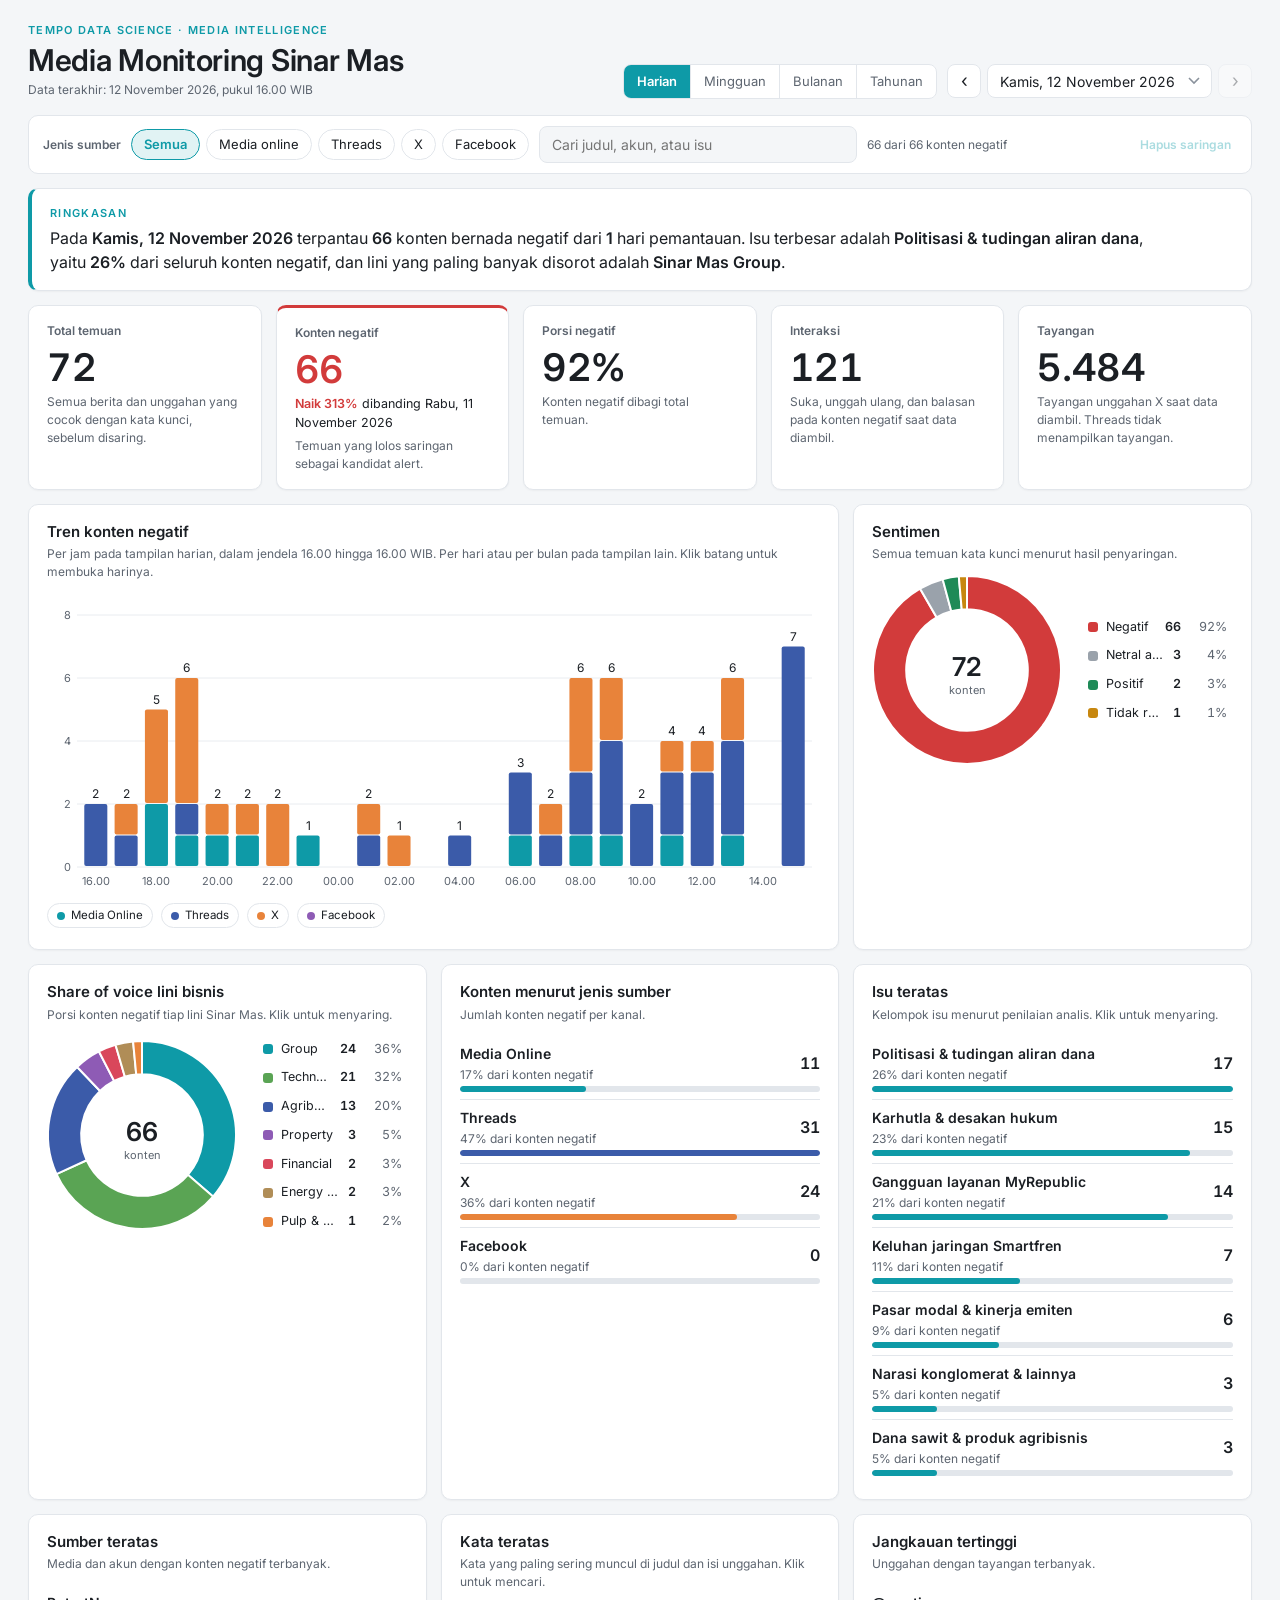
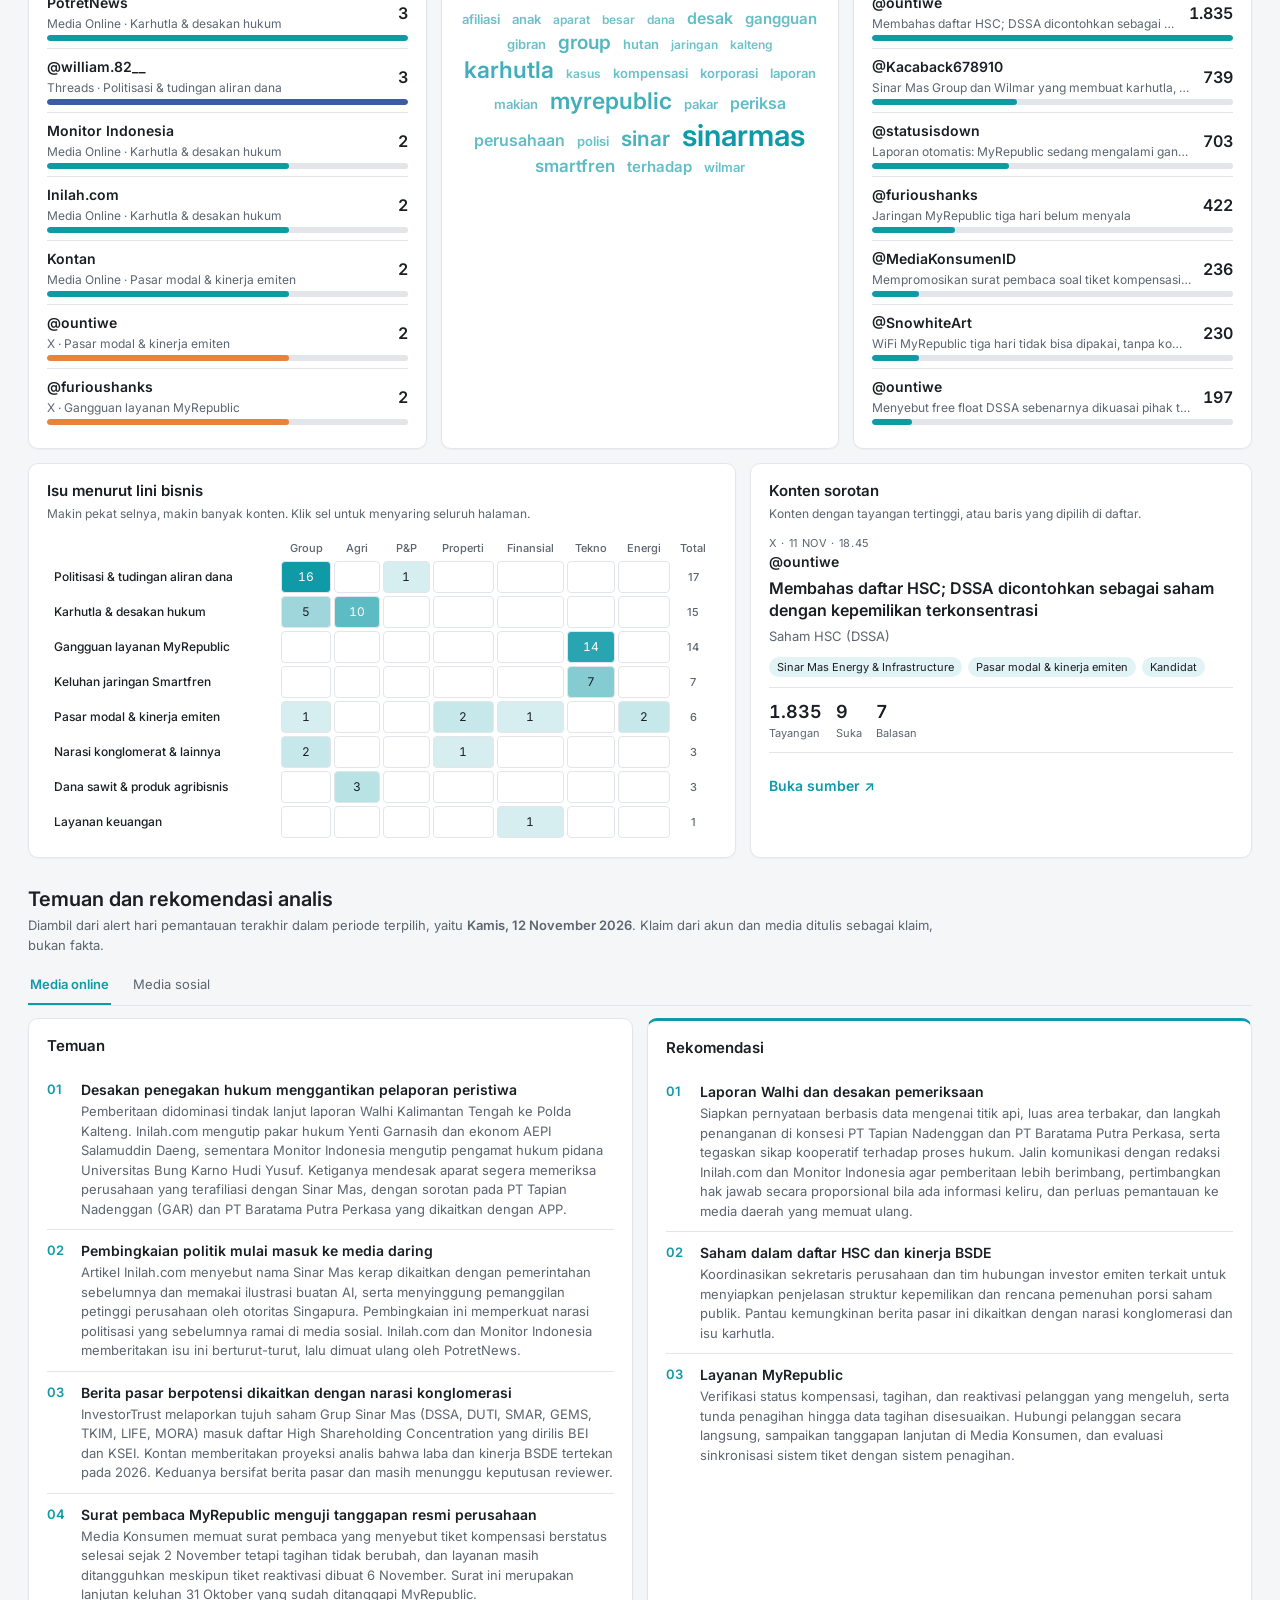
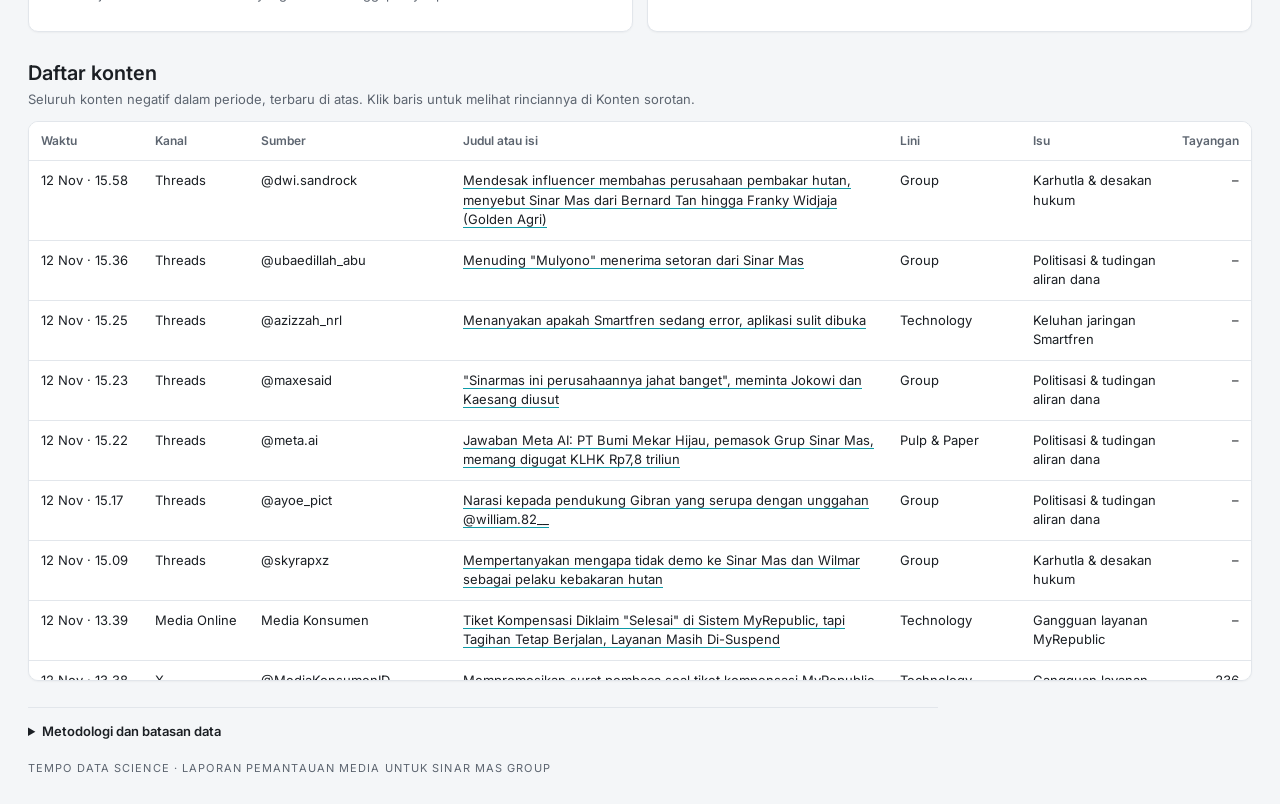
<file: index.html>
<!DOCTYPE html>
<html lang="id">
<head>
<meta charset="utf-8">
<meta name="viewport" content="width=device-width, initial-scale=1">
<title>Media Monitoring Sinar Mas — Tempo Data Science</title>
<meta name="description" content="Dashboard pemantauan konten negatif terkait Sinar Mas Group di media online dan media sosial.">
<link rel="preconnect" href="https://fonts.googleapis.com">
<link rel="preconnect" href="https://fonts.gstatic.com" crossorigin>
<link href="https://fonts.googleapis.com/css2?family=Inter:wght@400;500;600;700&display=swap" rel="stylesheet">
<link rel="icon" href="data:image/svg+xml,%3Csvg xmlns='http://www.w3.org/2000/svg' viewBox='0 0 32 32'%3E%3Crect width='32' height='32' rx='7' fill='%230E9AA7'/%3E%3Cpath d='M8 22V10l8 7 8-7v12' fill='none' stroke='white' stroke-width='3' stroke-linejoin='round'/%3E%3C/svg%3E">
<link rel="stylesheet" href="style.css">
</head>
<body>
<div class="mm">
<header class="mm-top" id="hero">
  <div class="mm-top-l">
    <span class="mm-brand">Tempo Data Science · Media Intelligence</span>
    <h1 class="mm-title" id="judul">Media Monitoring Sinar Mas</h1>
    <div class="mm-updated">Data terakhir: <span data-draw="updated">—</span>, pukul 16.00 WIB</div>
  </div>
  <div class="mm-controls">
    <div class="mm-seg" role="group" aria-label="Rentang waktu" id="rentang">
      <button type="button" class="mm-seg-b" data-mode="D">Harian</button>
      <button type="button" class="mm-seg-b" data-mode="W">Mingguan</button>
      <button type="button" class="mm-seg-b" data-mode="M">Bulanan</button>
      <button type="button" class="mm-seg-b" data-mode="Y">Tahunan</button>
    </div>
    <div class="mm-nav" id="navigasi-periode">
      <button type="button" class="mm-step" data-step="-1" aria-label="Periode sebelumnya">‹</button>
      <select class="dash-select mm-select" data-draw="periode" aria-label="Pilih periode"></select>
      <button type="button" class="mm-step" data-step="1" aria-label="Periode berikutnya">›</button>
    </div>
  </div>
</header>

<p class="mm-loaderr" hidden>Sebagian data gagal dimuat. Muat ulang halaman, atau jika membuka file langsung dari komputer, jalankan lewat server lokal.</p>

<div class="mm-filter" id="saringan-atas">
  <span class="mm-flabel">Jenis sumber</span>
  <div class="mm-pills" role="group" aria-label="Jenis sumber">
    <button type="button" class="mm-pill" data-sal="">Semua</button>
    <button type="button" class="mm-pill" data-sal="Media Online">Media online</button>
    <button type="button" class="mm-pill" data-sal="Threads">Threads</button>
    <button type="button" class="mm-pill" data-sal="X">X</button>
    <button type="button" class="mm-pill" data-sal="Facebook">Facebook</button>
  </div>
  <input class="mm-search" type="search" placeholder="Cari judul, akun, atau isu" aria-label="Cari konten">
  <div class="mm-chips" data-draw="chips"></div>
  <button type="button" class="mm-reset">Hapus saringan</button>
</div>

<section class="mm-card mm-insight" id="ringkasan-kalimat">
  <span class="mm-eyebrow">Ringkasan</span>
  <p class="mm-lede">Pada <b data-draw="s-label">—</b> terpantau <b data-draw="s-total">—</b> konten bernada negatif dari <b data-draw="s-hari">—</b> hari pemantauan. Isu terbesar adalah <b data-draw="s-kluster">—</b>, yaitu <b data-draw="s-pct">—</b> dari seluruh konten negatif, dan lini yang paling banyak disorot adalah <b data-draw="s-lini">—</b>.</p>
</section>

<section class="mm-kpis" id="kpi">
  <article class="mm-card mm-kpi" id="kpi-entri">
    <h3>Total temuan</h3>
    <div class="mm-num" data-draw="k-entri">—</div>
    <p class="mm-def">Semua berita dan unggahan yang cocok dengan kata kunci, sebelum disaring.</p>
  </article>
  <article class="mm-card mm-kpi mm-kpi-main" id="kpi-total">
    <h3>Konten negatif</h3>
    <div class="mm-num" data-draw="k-total">—</div>
    <p class="mm-sub mm-d-a"><b data-draw="k-delta">—</b> dibanding <span data-draw="k-prev">—</span></p>
    <p class="mm-sub mm-d-b">Periode pertama, belum ada pembanding</p>
    <p class="mm-def">Temuan yang lolos saringan sebagai kandidat alert.</p>
  </article>
  <article class="mm-card mm-kpi" id="kpi-pct">
    <h3>Porsi negatif</h3>
    <div class="mm-num" data-draw="k-pct">—</div>
    <p class="mm-def">Konten negatif dibagi total temuan.</p>
  </article>
  <article class="mm-card mm-kpi" id="kpi-eng">
    <h3>Interaksi</h3>
    <div class="mm-num" data-draw="k-eng">—</div>
    <p class="mm-def">Suka, unggah ulang, dan balasan pada konten negatif saat data diambil.</p>
  </article>
  <article class="mm-card mm-kpi" id="kpi-views">
    <h3>Tayangan</h3>
    <div class="mm-num" data-draw="k-views">—</div>
    <p class="mm-def">Tayangan unggahan X saat data diambil. Threads tidak menampilkan tayangan.</p>
  </article>
</section>

<section class="mm-w" id="widget">
  <div class="mm-card mm-s8" id="tren">
    <div class="mm-wh"><h3>Tren konten negatif</h3><p>Per jam pada tampilan harian, dalam jendela 16.00 hingga 16.00 WIB. Per hari atau per bulan pada tampilan lain. Klik batang untuk membuka harinya.</p></div>
    <div class="mm-chart mm-h-tren" data-draw="tren"></div>
  </div>
  <div class="mm-card mm-s4" id="sentimen">
    <div class="mm-wh"><h3>Sentimen</h3><p>Semua temuan kata kunci menurut hasil penyaringan.</p></div>
    <div class="mm-chart mm-h-donut" data-draw="sentimen"></div>
  </div>

  <div class="mm-card mm-s4" id="sov">
    <div class="mm-wh"><h3>Share of voice lini bisnis</h3><p>Porsi konten negatif tiap lini Sinar Mas. Klik untuk menyaring.</p></div>
    <div class="mm-chart mm-h-donut" data-draw="sov"></div>
  </div>
  <div class="mm-card mm-s4" id="jenis-sumber">
    <div class="mm-wh"><h3>Konten menurut jenis sumber</h3><p>Jumlah konten negatif per kanal.</p></div>
    <div class="mm-list" data-draw="kanal"></div>
  </div>
  <div class="mm-card mm-s4" id="isu">
    <div class="mm-wh"><h3>Isu teratas</h3><p>Kelompok isu menurut penilaian analis. Klik untuk menyaring.</p></div>
    <div class="mm-list" data-draw="isu"></div>
  </div>

  <div class="mm-card mm-s4" id="sumber-aktif">
    <div class="mm-wh"><h3>Sumber teratas</h3><p>Media dan akun dengan konten negatif terbanyak.</p></div>
    <div class="mm-list" data-draw="sumber"></div>
  </div>
  <div class="mm-card mm-s4" id="kata-kunci">
    <div class="mm-wh"><h3>Kata teratas</h3><p>Kata yang paling sering muncul di judul dan isi unggahan. Klik untuk mencari.</p></div>
    <div class="mm-chart" data-draw="kata"></div>
  </div>
  <div class="mm-card mm-s4" id="jangkauan">
    <div class="mm-wh"><h3>Jangkauan tertinggi</h3><p>Unggahan dengan tayangan terbanyak.</p></div>
    <div class="mm-list" data-draw="jangkauan"></div>
  </div>

  <div class="mm-card mm-s7" id="matriks">
    <div class="mm-wh"><h3>Isu menurut lini bisnis</h3><p>Makin pekat selnya, makin banyak konten. Klik sel untuk menyaring seluruh halaman.</p></div>
    <div class="mm-chart mm-scroll" data-draw="matriks"></div>
  </div>
  <aside class="mm-card mm-s5 mm-spot" id="sorotan">
    <div class="mm-wh"><h3>Konten sorotan</h3><p>Konten dengan tayangan tertinggi, atau baris yang dipilih di daftar.</p></div>
    <div data-draw="sorotan">—</div>
  </aside>
</section>

<section class="mm-sec" id="analisis">
  <div class="mm-head"><h2>Temuan dan rekomendasi analis</h2>
  <p>Diambil dari alert hari pemantauan terakhir dalam periode terpilih, yaitu <b data-draw="brief-tgl">—</b>. Klaim dari akun dan media ditulis sebagai klaim, bukan fakta.</p></div>
  <div class="mm-tabs" role="tablist" aria-label="Kanal analisis" id="tab-kanal">
    <button type="button" class="mm-tab" role="tab" data-tab="Media Online">Media online</button>
    <button type="button" class="mm-tab" role="tab" data-tab="Media Sosial">Media sosial</button>
  </div>
  <div class="mm-duo">
    <div class="mm-card" id="temuan"><div class="mm-wh"><h3>Temuan</h3></div><div class="mm-brief" data-draw="brief-a"></div></div>
    <div class="mm-card mm-card-acc" id="rekomendasi"><div class="mm-wh"><h3>Rekomendasi</h3></div><div class="mm-brief" data-draw="brief-r"></div></div>
  </div>
</section>

<section class="mm-sec" id="daftar">
  <div class="mm-head"><h2>Daftar konten</h2><p>Seluruh konten negatif dalam periode, terbaru di atas. Klik baris untuk melihat rinciannya di Konten sorotan.</p></div>
  <div class="mm-card mm-tablewrap">
    <table class="mm-table" id="tabel-konten">
      <thead><tr><th>Waktu</th><th>Kanal</th><th>Sumber</th><th>Judul atau isi</th><th>Lini</th><th>Isu</th><th class="mm-r">Tayangan</th></tr></thead>
      <tbody data-draw="feed"></tbody>
    </table>
  </div>
</section>

<details class="mm-notes" id="metodologi">
  <summary>Metodologi dan batasan data</summary>
  <p>Satu hari pemantauan mencakup konten sejak pukul 16.00 WIB hari sebelumnya sampai pukul 16.00 WIB hari laporan. Pencarian memakai kata kunci Sinarmas, Sinar Mas, Bank Sinarmas, Sinar Mas Land, BSD, APP, GAR, Smartfren, MyRepublic, Filma, dan Paseo di media online, Threads, dan X.</p>
  <p>Konten netral, tanpa sentimen, atau promosi dibuang. Konten yang tersisa berstatus kandidat sampai diputuskan reviewer. Sentimen dan pengelompokan isu adalah penilaian analis, bukan label otomatis dari platform. Konten yang menyangkut dua lini bisnis dihitung pada lini pertama.</p>
  <p>Angka tayangan, suka, dan unggah ulang adalah angka saat data diambil dan hanya tersedia untuk sebagian unggahan. Tampilan mingguan, bulanan, dan tahunan menjumlahkan hari pemantauan yang sudah masuk, sehingga periode yang baru berisi sedikit hari belum mencerminkan periode penuh.</p>
  <p>Data 5 Oktober sampai 11 November 2026 disalin dari alert harian dan sheet pemantauan, bukan dari tabel per konten. Untuk periode itu hanya konten negatif yang tercatat, sehingga Total temuan sama dengan Konten negatif dan Porsi negatif terbaca 100%. Jam unggah, sebagian nama akun, dan sebagian angka interaksi juga tidak tercatat. Unggahan 21 Oktober, 10 November, dan 11 November sebagian hanya diklasifikasikan per lini bisnis, sehingga isunya diisi dari tema alert hari itu. Tidak ada data 23 Oktober sampai 9 November.</p>
  <p>Data mentah dapat diunduh: <a href="data/entries.json">konten terbaru</a>, <a href="data/riwayat.json">riwayat konten</a>, <a href="data/briefs.json">temuan terbaru</a>, <a href="data/briefs_riwayat.json">riwayat temuan</a>.</p>
</details>
<footer class="mm-foot">Tempo Data Science · Laporan pemantauan media untuk Sinar Mas Group</footer>
</div>
<script src="vendor/d3.min.js"></script>
<script src="dash.js"></script>
<script src="calc.js"></script>
<script src="app.js"></script>
<script>dash._start();</script>
</body>
</html>
</file>
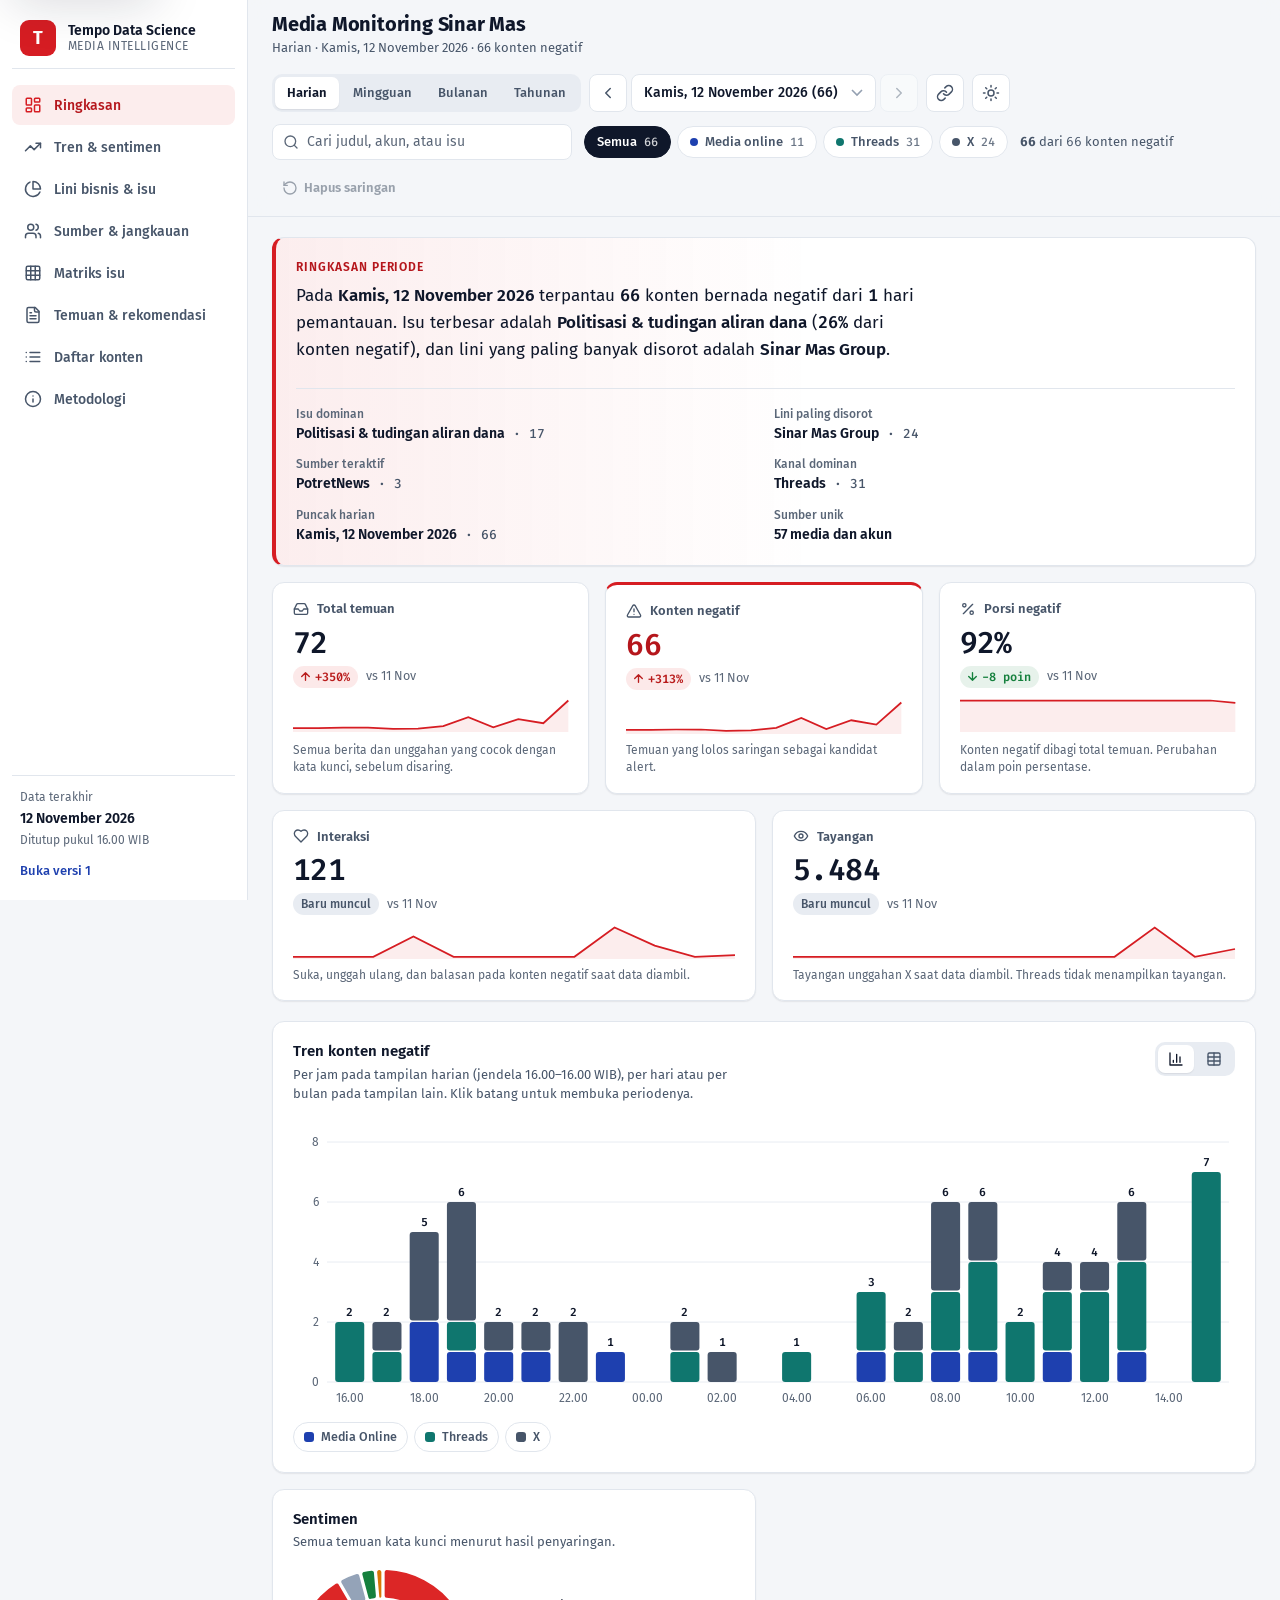
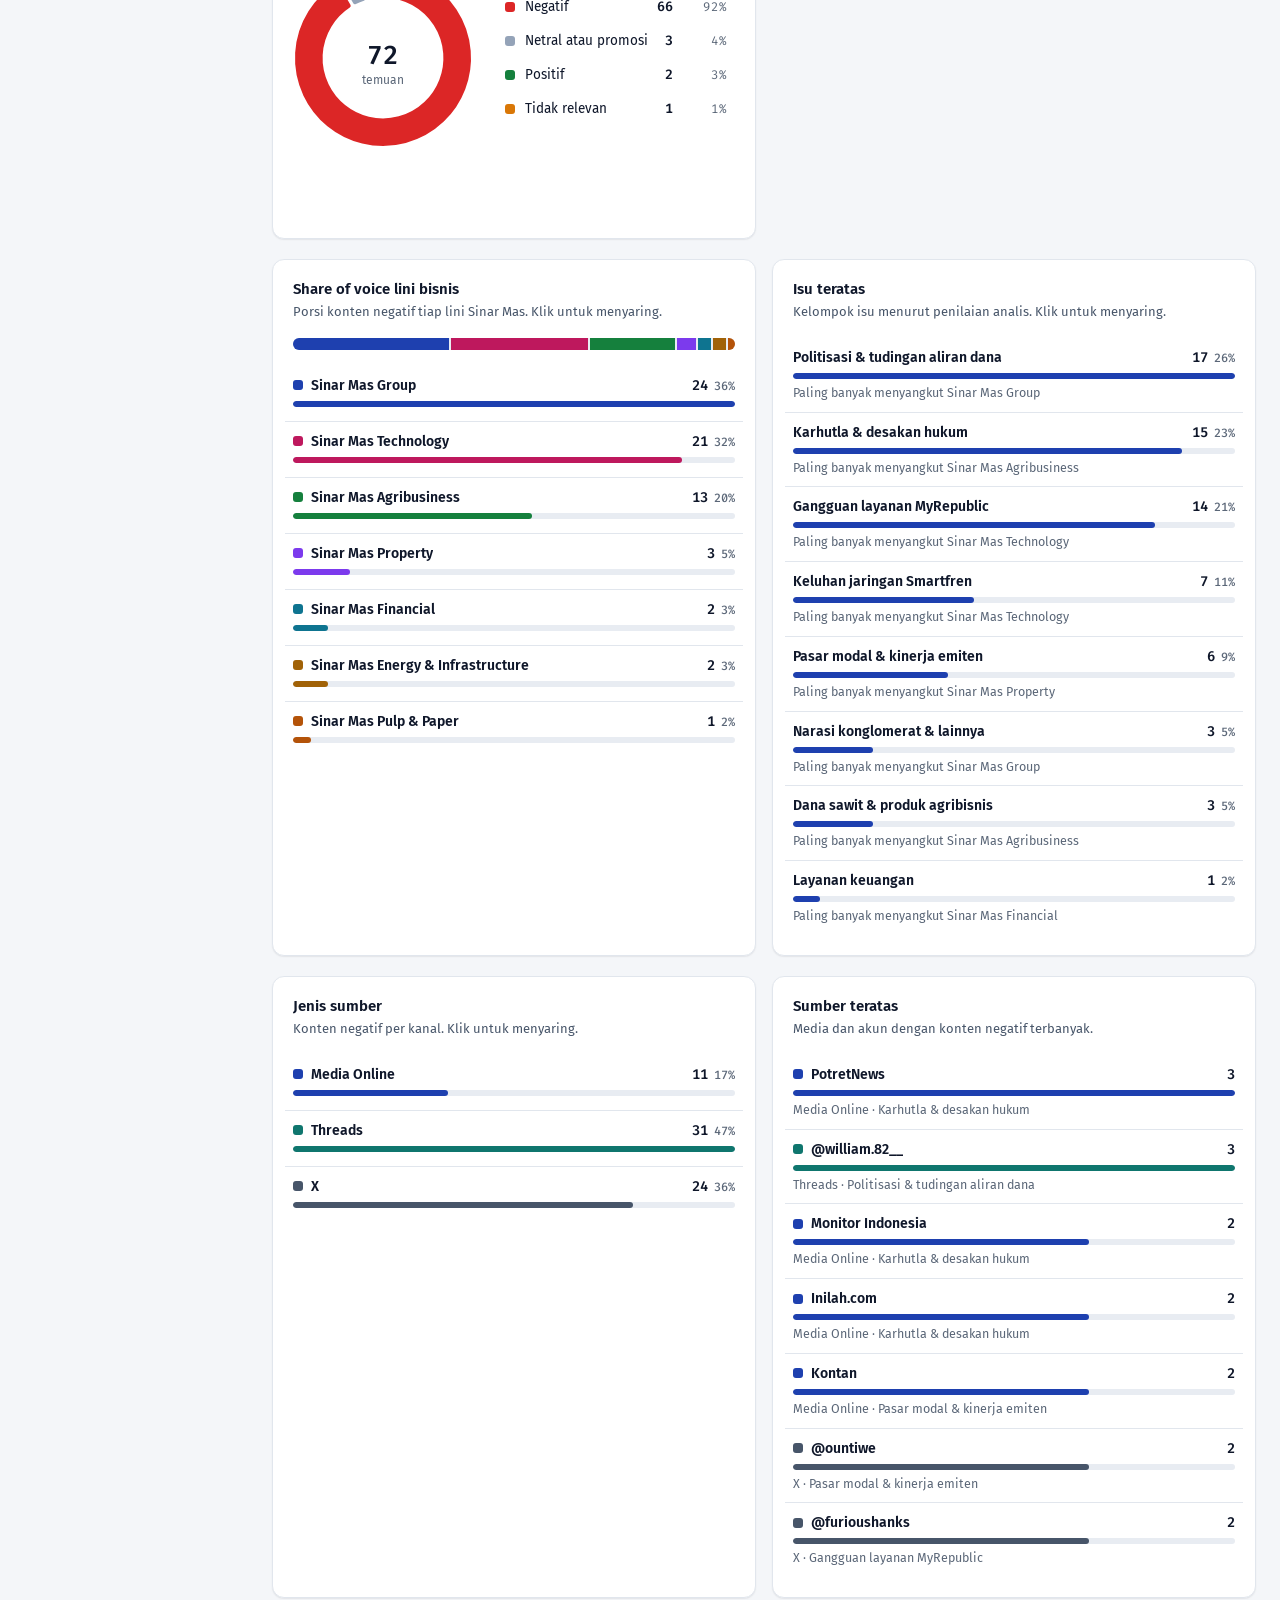
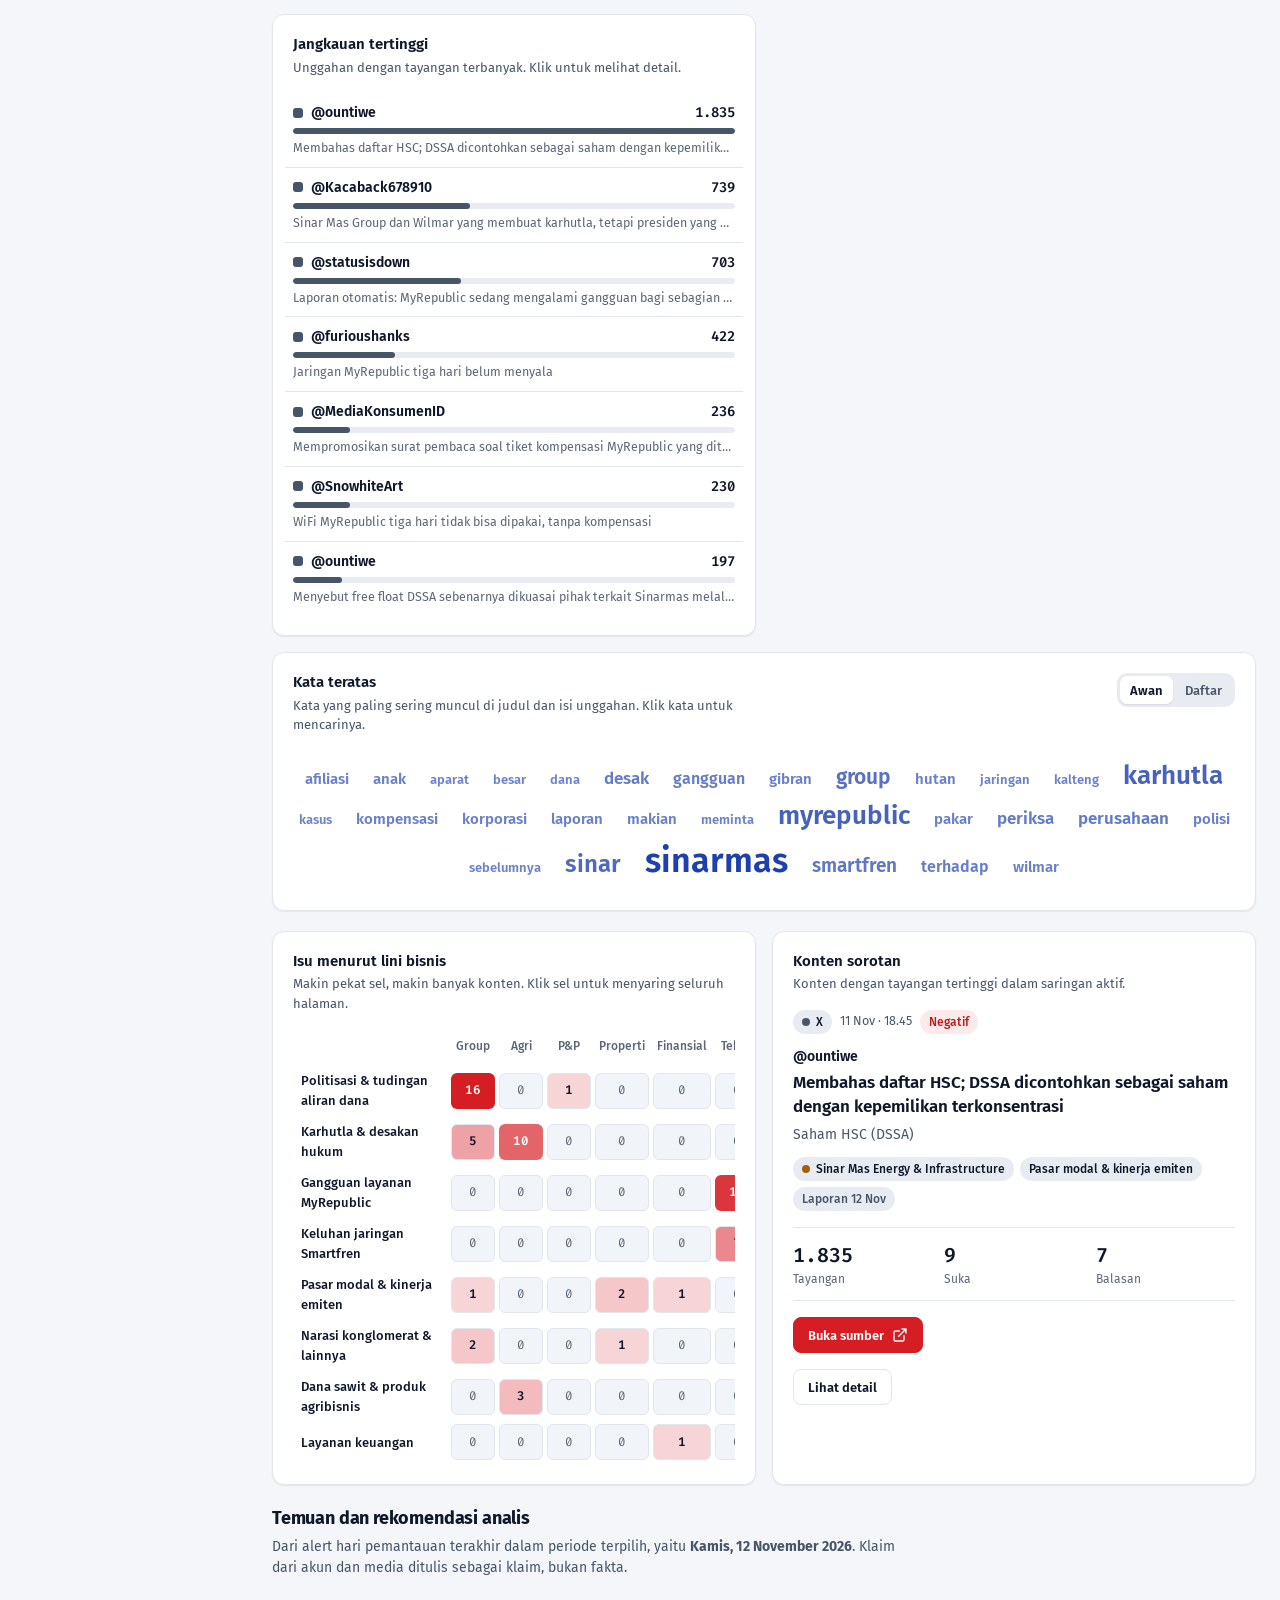
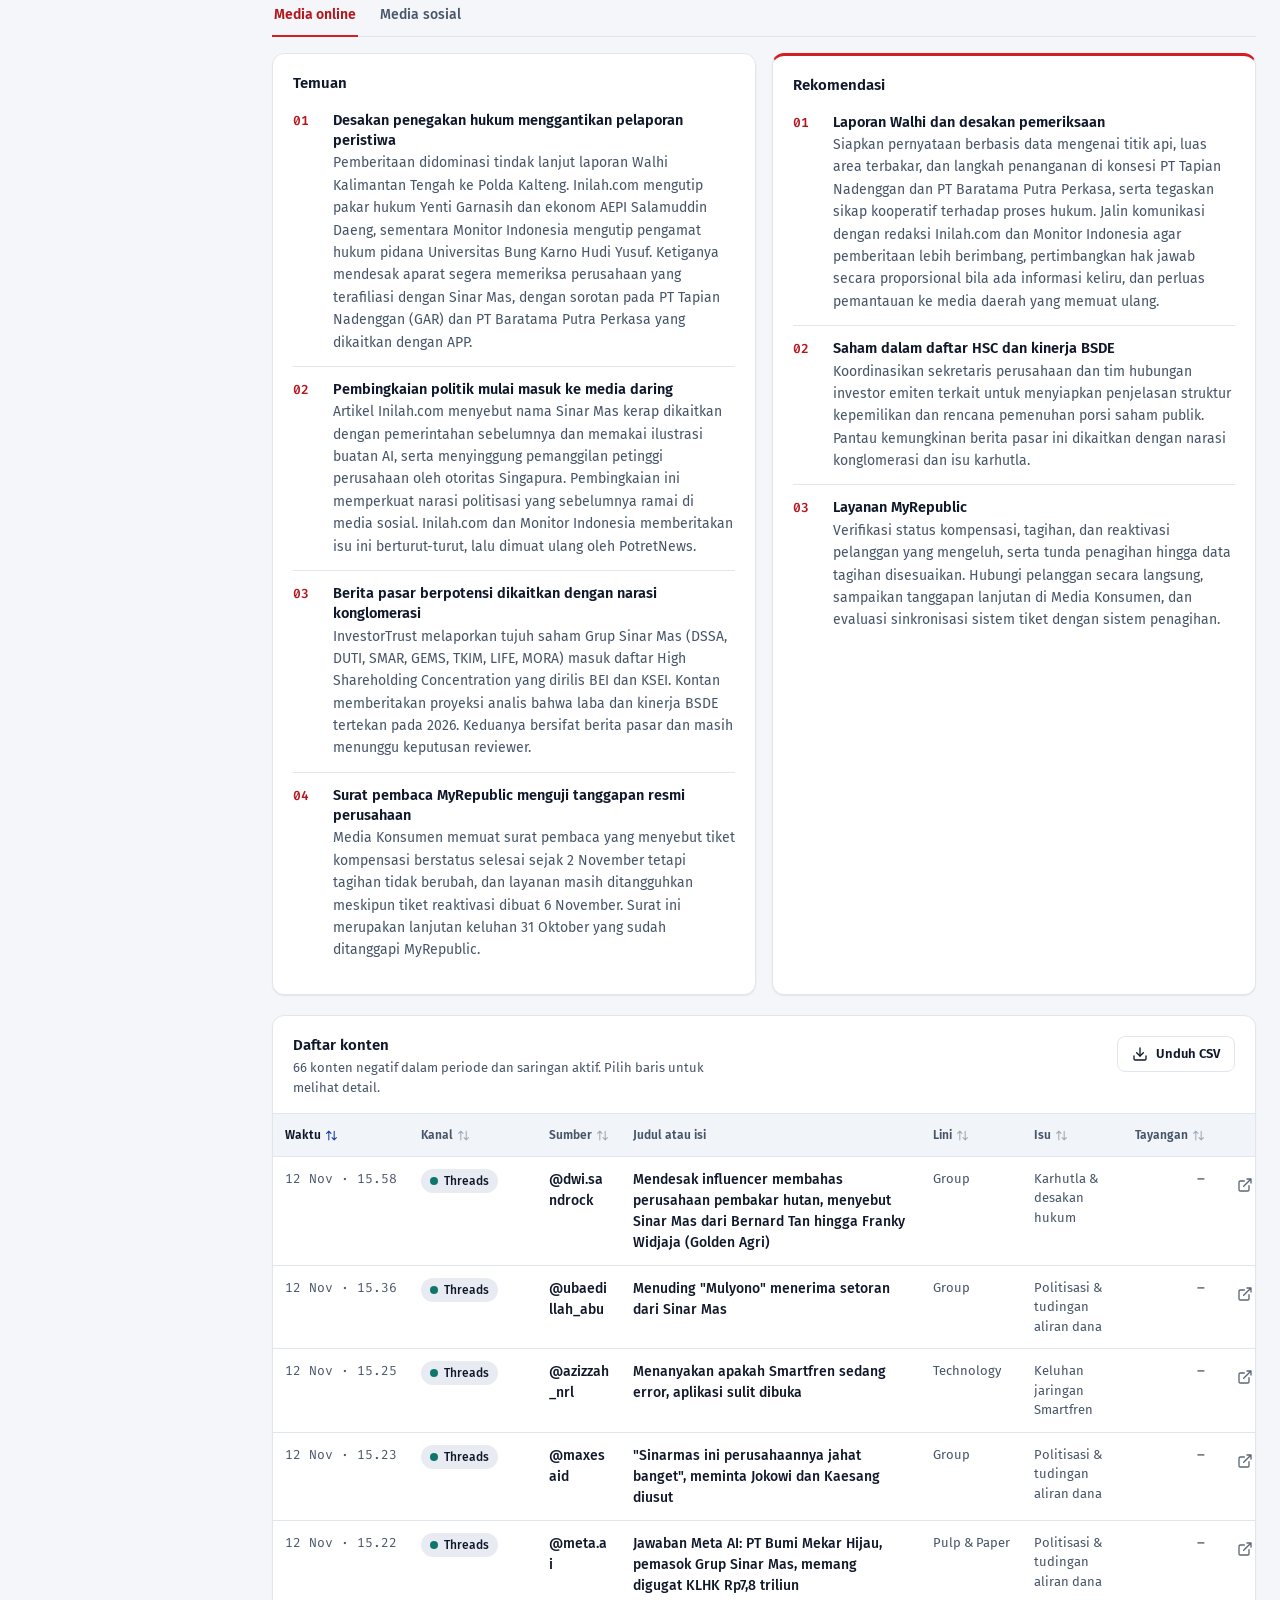
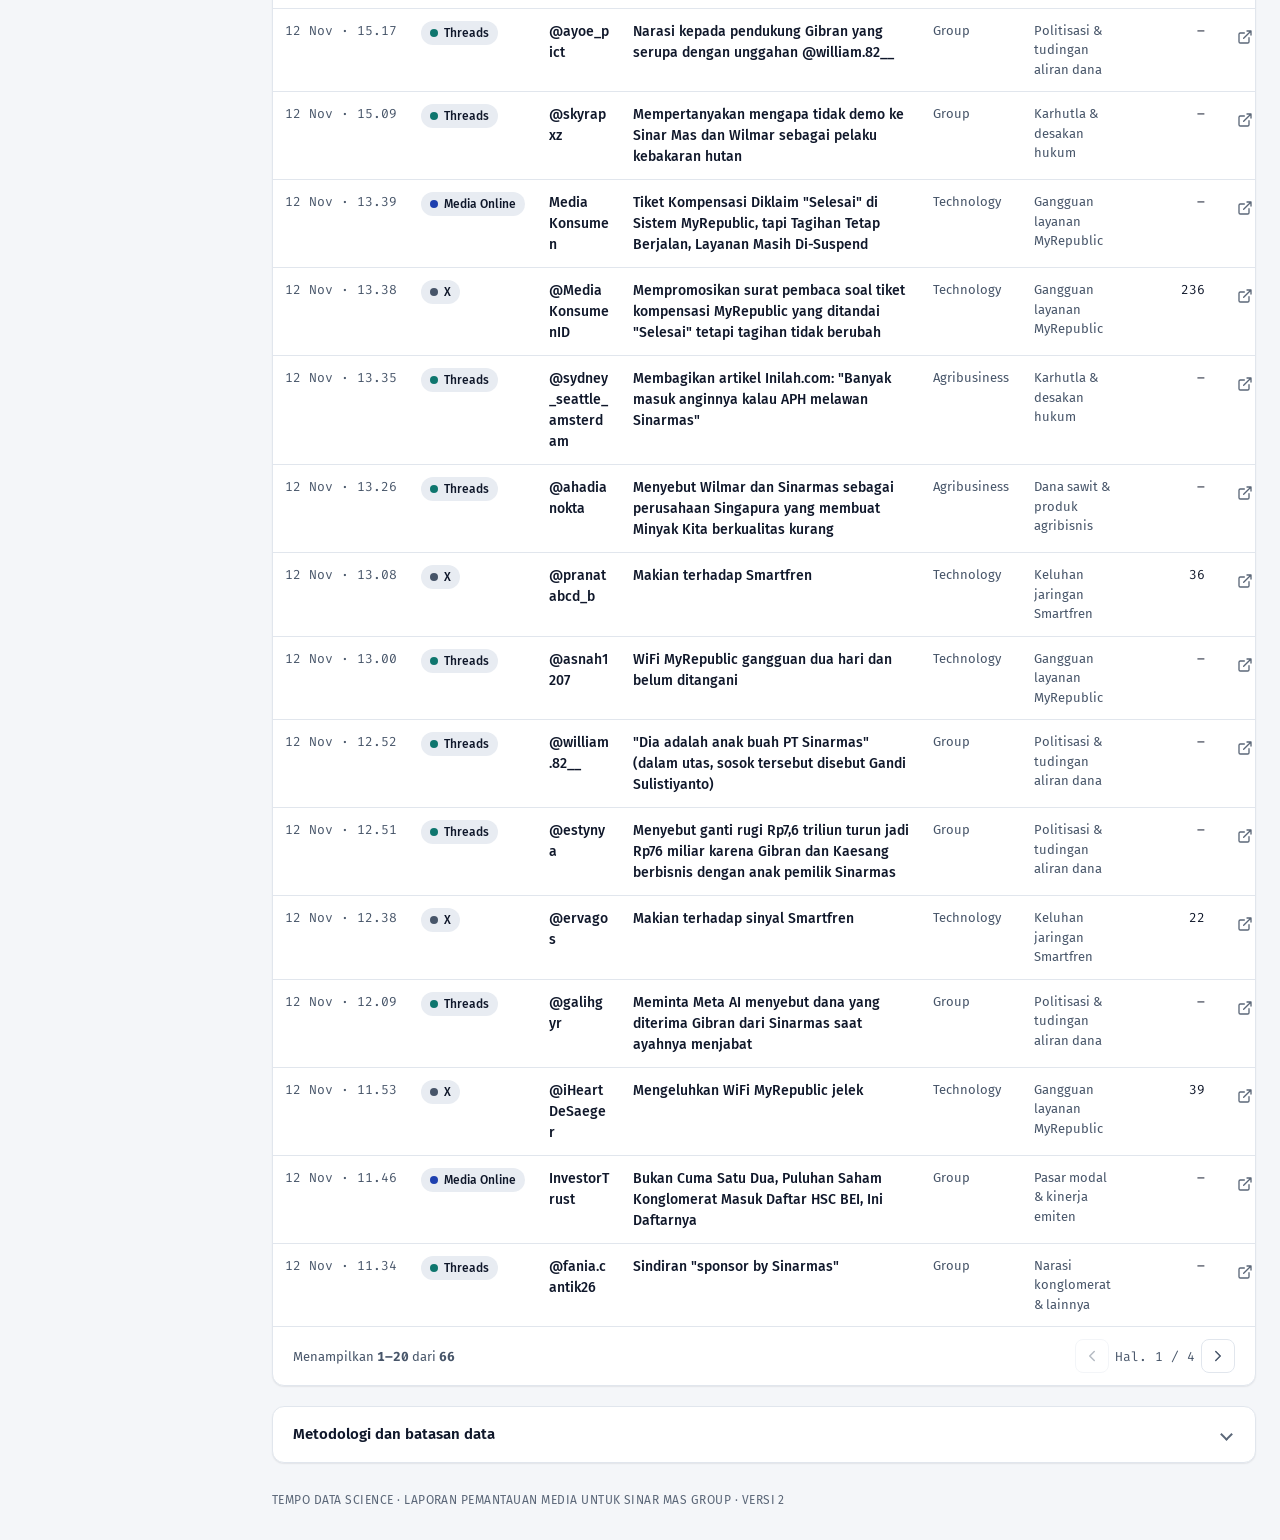
<file: v2/index.html>
<!DOCTYPE html>
<html lang="id">
<head>
<meta charset="utf-8">
<meta name="viewport" content="width=device-width, initial-scale=1">
<title>Media Monitoring Sinar Mas · Versi 2 — Tempo Data Science</title>
<meta name="description" content="Dashboard pemantauan konten negatif terkait Sinar Mas Group di media online dan media sosial.">
<script>
(function () {
  var t; try { t = localStorage.getItem('mm-theme'); } catch (e) {}
  if (t !== 'light' && t !== 'dark') t = window.matchMedia && matchMedia('(prefers-color-scheme: dark)').matches ? 'dark' : 'light';
  document.documentElement.setAttribute('data-theme', t);
  document.documentElement.classList.add('is-loading');
})();
</script>
<link rel="icon" href="data:image/svg+xml,%3Csvg xmlns='http://www.w3.org/2000/svg' viewBox='0 0 32 32'%3E%3Crect width='32' height='32' rx='7' fill='%23D61D23'/%3E%3Cpath d='M9 10h14M16 10v13' fill='none' stroke='white' stroke-width='3.4' stroke-linecap='round'/%3E%3C/svg%3E">
<link rel="preconnect" href="https://fonts.googleapis.com">
<link rel="preconnect" href="https://fonts.gstatic.com" crossorigin>
<link href="https://fonts.googleapis.com/css2?family=Fira+Code:wght@500;600&family=Fira+Sans:wght@400;500;600;700&display=swap" rel="stylesheet">
<link rel="stylesheet" href="style.css">
</head>
<body>
<svg width="0" height="0" style="position:absolute" aria-hidden="true">
  <defs>
    <symbol id="i-dash" viewBox="0 0 24 24"><rect x="3" y="3" width="7" height="9" rx="1"/><rect x="14" y="3" width="7" height="5" rx="1"/><rect x="14" y="12" width="7" height="9" rx="1"/><rect x="3" y="16" width="7" height="5" rx="1"/></symbol>
    <symbol id="i-trend" viewBox="0 0 24 24"><polyline points="22 7 13.5 15.5 8.5 10.5 2 17"/><polyline points="16 7 22 7 22 13"/></symbol>
    <symbol id="i-pie" viewBox="0 0 24 24"><path d="M21.21 15.89A10 10 0 1 1 8 2.83"/><path d="M22 12A10 10 0 0 0 12 2v10z"/></symbol>
    <symbol id="i-users" viewBox="0 0 24 24"><path d="M16 21v-2a4 4 0 0 0-4-4H6a4 4 0 0 0-4 4v2"/><circle cx="9" cy="7" r="4"/><path d="M22 21v-2a4 4 0 0 0-3-3.87"/><path d="M16 3.13a4 4 0 0 1 0 7.75"/></symbol>
    <symbol id="i-grid" viewBox="0 0 24 24"><rect x="3" y="3" width="18" height="18" rx="2"/><path d="M3 9h18M3 15h18M9 3v18M15 3v18"/></symbol>
    <symbol id="i-file" viewBox="0 0 24 24"><path d="M15 2H6a2 2 0 0 0-2 2v16a2 2 0 0 0 2 2h12a2 2 0 0 0 2-2V7Z"/><path d="M14 2v4a2 2 0 0 0 2 2h4"/><path d="M16 13H8M16 17H8M10 9H8"/></symbol>
    <symbol id="i-list" viewBox="0 0 24 24"><path d="M8 6h13M8 12h13M8 18h13M3 6h.01M3 12h.01M3 18h.01"/></symbol>
    <symbol id="i-info" viewBox="0 0 24 24"><circle cx="12" cy="12" r="10"/><path d="M12 16v-4M12 8h.01"/></symbol>
    <symbol id="i-search" viewBox="0 0 24 24"><circle cx="11" cy="11" r="8"/><path d="m21 21-4.3-4.3"/></symbol>
    <symbol id="i-download" viewBox="0 0 24 24"><path d="M21 15v4a2 2 0 0 1-2 2H5a2 2 0 0 1-2-2v-4"/><polyline points="7 10 12 15 17 10"/><path d="M12 15V3"/></symbol>
    <symbol id="i-sun" viewBox="0 0 24 24"><circle cx="12" cy="12" r="4"/><path d="M12 2v2M12 20v2m-7.07-17.07 1.41 1.41m11.32 11.32 1.41 1.41M2 12h2m16 0h2M6.34 17.66l-1.41 1.41M19.07 4.93l-1.41 1.41"/></symbol>
    <symbol id="i-moon" viewBox="0 0 24 24"><path d="M12 3a6 6 0 0 0 9 9 9 9 0 1 1-9-9Z"/></symbol>
    <symbol id="i-menu" viewBox="0 0 24 24"><path d="M4 6h16M4 12h16M4 18h16"/></symbol>
    <symbol id="i-x" viewBox="0 0 24 24"><path d="M18 6 6 18M6 6l12 12"/></symbol>
    <symbol id="i-left" viewBox="0 0 24 24"><path d="m15 18-6-6 6-6"/></symbol>
    <symbol id="i-right" viewBox="0 0 24 24"><path d="m9 18 6-6-6-6"/></symbol>
    <symbol id="i-ext" viewBox="0 0 24 24"><path d="M15 3h6v6M10 14 21 3M18 13v6a2 2 0 0 1-2 2H5a2 2 0 0 1-2-2V8a2 2 0 0 1 2-2h6"/></symbol>
    <symbol id="i-sort" viewBox="0 0 24 24"><path d="m21 16-4 4-4-4M17 20V4M3 8l4-4 4 4M7 4v16"/></symbol>
    <symbol id="i-up" viewBox="0 0 24 24"><path d="M12 19V5M5 12l7-7 7 7"/></symbol>
    <symbol id="i-down" viewBox="0 0 24 24"><path d="M12 5v14M19 12l-7 7-7-7"/></symbol>
    <symbol id="i-reset" viewBox="0 0 24 24"><path d="M3 12a9 9 0 1 0 9-9 9.75 9.75 0 0 0-6.74 2.74L3 8"/><path d="M3 3v5h5"/></symbol>
    <symbol id="i-link" viewBox="0 0 24 24"><path d="M10 13a5 5 0 0 0 7.54.54l3-3a5 5 0 0 0-7.07-7.07l-1.72 1.71"/><path d="M14 11a5 5 0 0 0-7.54-.54l-3 3a5 5 0 0 0 7.07 7.07l1.71-1.71"/></symbol>
    <symbol id="i-table" viewBox="0 0 24 24"><rect x="3" y="3" width="18" height="18" rx="2"/><path d="M3 9h18M3 15h18M12 3v18"/></symbol>
    <symbol id="i-chart" viewBox="0 0 24 24"><path d="M3 3v18h18"/><path d="M18 17V9M13 17V5M8 17v-3"/></symbol>
    <symbol id="i-eye" viewBox="0 0 24 24"><path d="M2 12s3-7 10-7 10 7 10 7-3 7-10 7-10-7-10-7Z"/><circle cx="12" cy="12" r="3"/></symbol>
    <symbol id="i-heart" viewBox="0 0 24 24"><path d="M19 14c1.49-1.46 3-3.21 3-5.5A5.5 5.5 0 0 0 16.5 3c-1.76 0-3 .5-4.5 2-1.5-1.5-2.74-2-4.5-2A5.5 5.5 0 0 0 2 8.5c0 2.3 1.5 4.05 3 5.5l7 7Z"/></symbol>
    <symbol id="i-alert" viewBox="0 0 24 24"><path d="m21.73 18-8-14a2 2 0 0 0-3.48 0l-8 14A2 2 0 0 0 4 21h16a2 2 0 0 0 1.73-3"/><path d="M12 9v4M12 17h.01"/></symbol>
    <symbol id="i-inbox" viewBox="0 0 24 24"><polyline points="22 12 16 12 14 15 10 15 8 12 2 12"/><path d="M5.45 5.11 2 12v6a2 2 0 0 0 2 2h16a2 2 0 0 0 2-2v-6l-3.45-6.89A2 2 0 0 0 16.76 4H7.24a2 2 0 0 0-1.79 1.11z"/></symbol>
    <symbol id="i-percent" viewBox="0 0 24 24"><path d="M19 5 5 19"/><circle cx="6.5" cy="6.5" r="2.5"/><circle cx="17.5" cy="17.5" r="2.5"/></symbol>
  </defs>
</svg>

<a class="skip" href="#konten">Lewati ke konten</a>

<div class="app">
  <aside class="side" id="side" aria-label="Navigasi utama">
    <div class="side-brand">
      <span class="mark" aria-hidden="true">T</span>
      <div class="side-names">
        <span class="side-org">Tempo Data Science</span>
        <span class="side-prod">Media Intelligence</span>
      </div>
      <button type="button" class="icon-btn side-close" aria-label="Tutup menu"><svg class="ic"><use href="#i-x"/></svg></button>
    </div>
    <nav class="side-nav" aria-label="Bagian dashboard">
      <a class="nav-a" href="#sec-ringkasan"><svg class="ic"><use href="#i-dash"/></svg><span>Ringkasan</span></a>
      <a class="nav-a" href="#sec-tren"><svg class="ic"><use href="#i-trend"/></svg><span>Tren &amp; sentimen</span></a>
      <a class="nav-a" href="#sec-isu"><svg class="ic"><use href="#i-pie"/></svg><span>Lini bisnis &amp; isu</span></a>
      <a class="nav-a" href="#sec-sumber"><svg class="ic"><use href="#i-users"/></svg><span>Sumber &amp; jangkauan</span></a>
      <a class="nav-a" href="#sec-matriks"><svg class="ic"><use href="#i-grid"/></svg><span>Matriks isu</span></a>
      <a class="nav-a" href="#sec-analisis"><svg class="ic"><use href="#i-file"/></svg><span>Temuan &amp; rekomendasi</span></a>
      <a class="nav-a" href="#sec-daftar"><svg class="ic"><use href="#i-list"/></svg><span>Daftar konten</span></a>
      <a class="nav-a" href="#sec-metodologi"><svg class="ic"><use href="#i-info"/></svg><span>Metodologi</span></a>
    </nav>
    <div class="side-foot">
      <div class="side-meta">
        <span class="side-meta-l">Data terakhir</span>
        <span class="side-meta-v" data-draw="updated">—</span>
        <span class="side-meta-l">Ditutup pukul 16.00 WIB</span>
      </div>
      <a class="side-v1" href="../">Buka versi 1</a>
    </div>
  </aside>
  <div class="scrim" hidden></div>

  <div class="main">
    <header class="top">
      <div class="top-row">
        <button type="button" class="icon-btn menu-btn" aria-label="Buka menu" aria-controls="side" aria-expanded="false"><svg class="ic"><use href="#i-menu"/></svg></button>
        <div class="top-title">
          <h1>Media Monitoring Sinar Mas</h1>
          <p class="top-sub" data-draw="top-sub">Memuat data…</p>
        </div>
        <div class="top-controls">
          <div class="seg" role="group" aria-label="Rentang waktu">
            <button type="button" class="seg-b" data-mode="D">Harian</button>
            <button type="button" class="seg-b" data-mode="W">Mingguan</button>
            <button type="button" class="seg-b" data-mode="M">Bulanan</button>
            <button type="button" class="seg-b" data-mode="Y">Tahunan</button>
          </div>
          <div class="stepper">
            <button type="button" class="icon-btn step" data-step="-1" aria-label="Periode sebelumnya"><svg class="ic"><use href="#i-left"/></svg></button>
            <label class="sr-only" for="periode">Pilih periode</label>
            <select id="periode" class="sel" data-draw="periode"></select>
            <button type="button" class="icon-btn step" data-step="1" aria-label="Periode berikutnya"><svg class="ic"><use href="#i-right"/></svg></button>
          </div>
          <button type="button" class="icon-btn share-btn" aria-label="Salin tautan tampilan ini"><svg class="ic"><use href="#i-link"/></svg></button>
          <button type="button" class="icon-btn theme-btn" aria-label="Ganti tema terang atau gelap"><svg class="ic ic-sun"><use href="#i-sun"/></svg><svg class="ic ic-moon"><use href="#i-moon"/></svg></button>
        </div>
      </div>
      <div class="filter-row" role="region" aria-label="Saringan">
        <div class="search">
          <svg class="ic" aria-hidden="true"><use href="#i-search"/></svg>
          <label class="sr-only" for="cari">Cari konten</label>
          <input id="cari" class="mm-search" type="search" placeholder="Cari judul, akun, atau isu" autocomplete="off">
        </div>
        <div class="pills" role="group" aria-label="Jenis sumber" data-draw="pills"></div>
        <div class="chips" data-draw="chips" aria-live="polite"></div>
        <button type="button" class="btn-ghost reset"><svg class="ic"><use href="#i-reset"/></svg>Hapus saringan</button>
      </div>
    </header>

    <p class="loaderr" hidden><svg class="ic"><use href="#i-alert"/></svg>Sebagian data gagal dimuat. Muat ulang halaman.</p>

    <main id="konten" class="content" tabindex="-1">
      <section id="sec-ringkasan" class="sec" aria-labelledby="h-ringkasan">
        <h2 id="h-ringkasan" class="sr-only">Ringkasan</h2>
        <div class="card insight">
          <div class="insight-main">
            <span class="eyebrow">Ringkasan periode</span>
            <p class="lede">Pada <b data-draw="s-label">—</b> terpantau <b class="num" data-draw="s-total">—</b> konten bernada negatif dari <b class="num" data-draw="s-hari">—</b> hari pemantauan. Isu terbesar adalah <b data-draw="s-kluster">—</b> (<b class="num" data-draw="s-pct">—</b> dari konten negatif), dan lini yang paling banyak disorot adalah <b data-draw="s-lini">—</b>.</p>
          </div>
          <dl class="facts" data-draw="facts"></dl>
        </div>

        <div class="kpis">
          <article class="card kpi">
            <div class="kpi-h"><svg class="ic" aria-hidden="true"><use href="#i-inbox"/></svg><h3>Total temuan</h3></div>
            <div class="kpi-b" data-draw="kpi-entri"></div>
            <p class="kpi-def">Semua berita dan unggahan yang cocok dengan kata kunci, sebelum disaring.</p>
          </article>
          <article class="card kpi kpi-main">
            <div class="kpi-h"><svg class="ic" aria-hidden="true"><use href="#i-alert"/></svg><h3>Konten negatif</h3></div>
            <div class="kpi-b" data-draw="kpi-total"></div>
            <p class="kpi-def">Temuan yang lolos saringan sebagai kandidat alert.</p>
          </article>
          <article class="card kpi">
            <div class="kpi-h"><svg class="ic" aria-hidden="true"><use href="#i-percent"/></svg><h3>Porsi negatif</h3></div>
            <div class="kpi-b" data-draw="kpi-pct"></div>
            <p class="kpi-def">Konten negatif dibagi total temuan. Perubahan dalam poin persentase.</p>
          </article>
          <article class="card kpi">
            <div class="kpi-h"><svg class="ic" aria-hidden="true"><use href="#i-heart"/></svg><h3>Interaksi</h3></div>
            <div class="kpi-b" data-draw="kpi-eng"></div>
            <p class="kpi-def">Suka, unggah ulang, dan balasan pada konten negatif saat data diambil.</p>
          </article>
          <article class="card kpi">
            <div class="kpi-h"><svg class="ic" aria-hidden="true"><use href="#i-eye"/></svg><h3>Tayangan</h3></div>
            <div class="kpi-b" data-draw="kpi-views"></div>
            <p class="kpi-def">Tayangan unggahan X saat data diambil. Threads tidak menampilkan tayangan.</p>
          </article>
        </div>
      </section>

      <section id="sec-tren" class="sec grid" aria-labelledby="h-tren">
        <div class="card span-8">
          <div class="card-h">
            <div>
              <h2 id="h-tren">Tren konten negatif</h2>
              <p>Per jam pada tampilan harian (jendela 16.00–16.00 WIB), per hari atau per bulan pada tampilan lain. Klik batang untuk membuka periodenya.</p>
            </div>
            <div class="seg seg-sm" role="group" aria-label="Tampilan tren">
              <button type="button" class="seg-b view-b" data-view="chart" aria-label="Tampilkan grafik"><svg class="ic"><use href="#i-chart"/></svg></button>
              <button type="button" class="seg-b view-b" data-view="table" aria-label="Tampilkan tabel"><svg class="ic"><use href="#i-table"/></svg></button>
            </div>
          </div>
          <div class="chart h-trend" data-draw="tren"></div>
        </div>
        <div class="card span-4">
          <div class="card-h"><div><h2>Sentimen</h2><p>Semua temuan kata kunci menurut hasil penyaringan.</p></div></div>
          <div class="chart h-donut" data-draw="sentimen"></div>
        </div>
      </section>

      <section id="sec-isu" class="sec grid" aria-labelledby="h-isu">
        <div class="card span-5">
          <div class="card-h"><div><h2 id="h-isu">Share of voice lini bisnis</h2><p>Porsi konten negatif tiap lini Sinar Mas. Klik untuk menyaring.</p></div></div>
          <div data-draw="lini"></div>
        </div>
        <div class="card span-7">
          <div class="card-h"><div><h2>Isu teratas</h2><p>Kelompok isu menurut penilaian analis. Klik untuk menyaring.</p></div></div>
          <div data-draw="isu"></div>
        </div>
      </section>

      <section id="sec-sumber" class="sec grid" aria-labelledby="h-sumber">
        <div class="card span-4">
          <div class="card-h"><div><h2 id="h-sumber">Jenis sumber</h2><p>Konten negatif per kanal. Klik untuk menyaring.</p></div></div>
          <div data-draw="kanal"></div>
        </div>
        <div class="card span-4">
          <div class="card-h"><div><h2>Sumber teratas</h2><p>Media dan akun dengan konten negatif terbanyak.</p></div></div>
          <div data-draw="sumber"></div>
        </div>
        <div class="card span-4">
          <div class="card-h"><div><h2>Jangkauan tertinggi</h2><p>Unggahan dengan tayangan terbanyak. Klik untuk melihat detail.</p></div></div>
          <div data-draw="jangkauan"></div>
        </div>
        <div class="card span-12">
          <div class="card-h">
            <div><h2>Kata teratas</h2><p>Kata yang paling sering muncul di judul dan isi unggahan. Klik kata untuk mencarinya.</p></div>
            <div class="seg seg-sm" role="group" aria-label="Tampilan kata">
              <button type="button" class="seg-b cloud-b" data-cloud="cloud">Awan</button>
              <button type="button" class="seg-b cloud-b" data-cloud="list">Daftar</button>
            </div>
          </div>
          <div data-draw="kata"></div>
        </div>
      </section>

      <section id="sec-matriks" class="sec grid" aria-labelledby="h-matriks">
        <div class="card span-7">
          <div class="card-h"><div><h2 id="h-matriks">Isu menurut lini bisnis</h2><p>Makin pekat sel, makin banyak konten. Klik sel untuk menyaring seluruh halaman.</p></div></div>
          <div class="scroll-x" data-draw="matriks"></div>
        </div>
        <aside class="card span-5 spot">
          <div class="card-h"><div><h2>Konten sorotan</h2><p>Konten dengan tayangan tertinggi dalam saringan aktif.</p></div></div>
          <div data-draw="sorotan"></div>
        </aside>
      </section>

      <section id="sec-analisis" class="sec" aria-labelledby="h-analisis">
        <div class="sec-h">
          <h2 id="h-analisis">Temuan dan rekomendasi analis</h2>
          <p>Dari alert hari pemantauan terakhir dalam periode terpilih, yaitu <b data-draw="brief-tgl">—</b>. Klaim dari akun dan media ditulis sebagai klaim, bukan fakta.</p>
        </div>
        <div class="tabs" role="tablist" aria-label="Kanal analisis">
          <button type="button" class="tab" role="tab" id="tab-mo" data-tab="Media Online" aria-controls="panel-brief">Media online</button>
          <button type="button" class="tab" role="tab" id="tab-ms" data-tab="Media Sosial" aria-controls="panel-brief">Media sosial</button>
        </div>
        <div class="grid" id="panel-brief" role="tabpanel">
          <div class="card span-6"><div class="card-h"><div><h3>Temuan</h3></div></div><div class="brief" data-draw="brief-a"></div></div>
          <div class="card span-6 card-accent"><div class="card-h"><div><h3>Rekomendasi</h3></div></div><div class="brief" data-draw="brief-r"></div></div>
        </div>
      </section>

      <section id="sec-daftar" class="sec" aria-labelledby="h-daftar">
        <div class="card flush">
          <div class="card-h pad">
            <div><h2 id="h-daftar">Daftar konten</h2><p data-draw="feed-count">—</p></div>
            <button type="button" class="btn export-btn"><svg class="ic"><use href="#i-download"/></svg>Unduh CSV</button>
          </div>
          <div class="table-wrap">
            <table class="table">
              <caption class="sr-only">Konten negatif dalam periode dan saringan aktif. Pilih baris untuk melihat detail.</caption>
              <thead><tr>
                <th scope="col" data-col="waktu"><button type="button" class="th-b" data-sort="waktu">Waktu<svg class="ic"><use href="#i-sort"/></svg></button></th>
                <th scope="col" data-col="kanal"><button type="button" class="th-b" data-sort="kanal">Kanal<svg class="ic"><use href="#i-sort"/></svg></button></th>
                <th scope="col" data-col="sumber"><button type="button" class="th-b" data-sort="sumber">Sumber<svg class="ic"><use href="#i-sort"/></svg></button></th>
                <th scope="col">Judul atau isi</th>
                <th scope="col" data-col="lini"><button type="button" class="th-b" data-sort="lini">Lini<svg class="ic"><use href="#i-sort"/></svg></button></th>
                <th scope="col" data-col="isu"><button type="button" class="th-b" data-sort="isu">Isu<svg class="ic"><use href="#i-sort"/></svg></button></th>
                <th scope="col" class="r" data-col="views"><button type="button" class="th-b" data-sort="views">Tayangan<svg class="ic"><use href="#i-sort"/></svg></button></th>
                <th scope="col"><span class="sr-only">Tautan</span></th>
              </tr></thead>
              <tbody data-draw="feed"></tbody>
            </table>
          </div>
          <div class="pager" data-draw="pager"></div>
        </div>
      </section>

      <section id="sec-metodologi" class="sec" aria-labelledby="h-metodologi">
        <details class="card notes">
          <summary><h2 id="h-metodologi">Metodologi dan batasan data</h2></summary>
          <p>Satu hari pemantauan mencakup konten sejak pukul 16.00 WIB hari sebelumnya sampai pukul 16.00 WIB hari laporan. Pencarian memakai kata kunci Sinarmas, Sinar Mas, Bank Sinarmas, Sinar Mas Land, BSD, APP, GAR, Smartfren, MyRepublic, Filma, dan Paseo di media online, Threads, dan X.</p>
          <p>Konten netral, tanpa sentimen, atau promosi dibuang. Konten yang tersisa berstatus kandidat sampai diputuskan reviewer. Sentimen dan pengelompokan isu adalah penilaian analis, bukan label otomatis dari platform. Konten yang menyangkut dua lini bisnis dihitung pada lini pertama.</p>
          <p>Angka tayangan, suka, dan unggah ulang adalah angka saat data diambil dan hanya tersedia untuk sebagian unggahan. Tampilan mingguan, bulanan, dan tahunan menjumlahkan hari pemantauan yang sudah masuk, sehingga periode yang baru berisi sedikit hari belum mencerminkan periode penuh.</p>
          <p>Data 5 Oktober sampai 11 November 2026 disalin dari alert harian dan sheet pemantauan, bukan dari tabel per konten. Untuk periode itu hanya konten negatif yang tercatat, sehingga Total temuan sama dengan Konten negatif dan Porsi negatif terbaca 100%. Jam unggah, sebagian nama akun, dan sebagian angka interaksi juga tidak tercatat. Unggahan 21 Oktober, 10 November, dan 11 November sebagian hanya diklasifikasikan per lini bisnis, sehingga isunya diisi dari tema alert hari itu. Tidak ada data 23 Oktober sampai 9 November.</p>
          <p>Data mentah: <a href="../data/entries.json">konten terbaru</a>, <a href="../data/riwayat.json">riwayat konten</a>, <a href="../data/briefs.json">temuan terbaru</a>, <a href="../data/briefs_riwayat.json">riwayat temuan</a>.</p>
        </details>
      </section>

      <footer class="foot">Tempo Data Science · Laporan pemantauan media untuk Sinar Mas Group · Versi 2</footer>
    </main>
  </div>
</div>

<div class="drawer-wrap" hidden>
  <div class="drawer-scrim"></div>
  <div class="drawer" role="dialog" aria-modal="true" aria-labelledby="drawer-title">
    <div class="drawer-h">
      <h2 id="drawer-title">Detail konten</h2>
      <button type="button" class="icon-btn drawer-close" aria-label="Tutup detail"><svg class="ic"><use href="#i-x"/></svg></button>
    </div>
    <div class="drawer-b" id="drawer-body"></div>
  </div>
</div>
<div class="tip" role="tooltip" hidden></div>
<div class="toast" role="status" aria-live="polite" hidden></div>

<script src="../vendor/d3.min.js"></script>
<script src="dash.js"></script>
<script src="../calc.js"></script>
<script src="app.js"></script>
<script>dash._start();</script>
</body>
</html>
</file>
<file: style.css>
:root{--color-fg:#1b1f24;--color-fg-muted:#5d6570;--color-bg:#f4f6f8;--color-panel:#ffffff;--color-border-line:#e2e6eb;--color-ok:#1e8a57;--color-warn:#c7870f;--color-bad:#d23b3b;--font-anthropic-sans:'Inter',system-ui,-apple-system,'Segoe UI',Roboto,'Helvetica Neue',Arial,sans-serif;--cds-text-secondary:var(--color-fg-muted);--cds-chart-grid:#e9ecf0;--cds-chart-muted:#9aa2ab;--cds-surface-popover:#ffffff;--cds-border:#e2e6eb;--cds-shadow-popover:0 8px 28px rgba(16,24,40,.14);color-scheme:light}
@media (prefers-color-scheme:dark){:root{--color-fg:#e8eaed;--color-fg-muted:#a1a8b2;--color-bg:#111418;--color-panel:#1a1e24;--color-border-line:#2c323a;--color-ok:#43b47c;--color-warn:#e0a63a;--color-bad:#f06464;--cds-chart-grid:#262b32;--cds-chart-muted:#6f7782;--cds-surface-popover:#20252c;--cds-border:#2c323a;--cds-shadow-popover:0 8px 28px rgba(0,0,0,.45);color-scheme:dark}}
html,body{margin:0;background:var(--color-bg)}
.mm{max-width:1440px;margin:0 auto}
.dash-select{-webkit-appearance:none;appearance:none;color:var(--color-fg);padding:0 32px 0 12px;background-image:url("data:image/svg+xml,%3Csvg xmlns='http://www.w3.org/2000/svg' width='12' height='8' viewBox='0 0 12 8'%3E%3Cpath d='M1 1l5 5 5-5' fill='none' stroke='%238a929c' stroke-width='1.6'/%3E%3C/svg%3E");background-repeat:no-repeat;background-position:right 11px center;cursor:pointer}
.mm-updated{font-size:12px;color:var(--color-fg-muted);margin-top:4px}
.mm-loaderr{margin:0 0 14px;padding:10px 14px;border-radius:10px;border:1px solid var(--color-bad);color:var(--color-bad);background:color-mix(in srgb,var(--color-bad) 8%,transparent);font-size:13px}
.mm-foot a{color:inherit}
.mm{--acc:#0E9AA7;--acc-soft:color-mix(in srgb,#0E9AA7 12%,transparent);--sans:var(--font-anthropic-sans),'Helvetica Neue',Arial,sans-serif;font-family:var(--sans);color:var(--color-fg);background:var(--color-bg);font-size:14px;line-height:1.5;container-type:inline-size;padding:0 clamp(12px,2.4cqi,28px) 28px}
.mm *{box-sizing:border-box}
.mm b{font-weight:600}
.mm-top{display:flex;flex-wrap:wrap;justify-content:space-between;align-items:flex-end;gap:14px;padding:22px 0 16px}
.mm-brand{display:block;font-size:11px;letter-spacing:.12em;text-transform:uppercase;font-weight:600;color:var(--acc)}
.mm-title{font-weight:600;font-size:clamp(22px,3.4cqi,30px);line-height:1.15;letter-spacing:-.01em;margin:4px 0 0}
.mm-controls{display:flex;flex-wrap:wrap;gap:10px;align-items:center}
.mm-seg{display:inline-flex;border:1px solid var(--color-border-line);border-radius:8px;overflow:hidden;background:var(--color-panel)}
.mm-seg-b{font:inherit;font-size:13px;background:transparent;color:var(--color-fg-muted);border:0;border-right:1px solid var(--color-border-line);padding:7px 13px;cursor:pointer}
.mm-seg-b:last-child{border-right:0}
.mm-seg-b:hover{color:var(--color-fg)}
.mm-seg-b[aria-pressed=true]{background:var(--acc);color:#fff;font-weight:600}
.mm-nav{display:inline-flex;align-items:center;gap:6px}
.mm-step{font:inherit;font-size:18px;line-height:1;width:34px;height:34px;background:var(--color-panel);color:var(--color-fg);border:1px solid var(--color-border-line);border-radius:8px;cursor:pointer}
.mm-step:disabled{opacity:.35;cursor:default}
.mm-select{background-color:var(--color-panel);border:1px solid var(--color-border-line);border-radius:8px;font:inherit;height:34px;max-width:60vw}
.mm-filter{display:flex;flex-wrap:wrap;gap:10px;align-items:center;padding:10px 14px;margin-bottom:14px;background:var(--color-panel);border:1px solid var(--color-border-line);border-radius:10px}
.mm-flabel{font-size:12px;color:var(--color-fg-muted);font-weight:600}
.mm-pills{display:inline-flex;flex-wrap:wrap;gap:6px}
.mm-pill{font:inherit;font-size:13px;padding:5px 12px;border:1px solid var(--color-border-line);background:transparent;color:var(--color-fg);border-radius:20px;cursor:pointer}
.mm-pill[aria-pressed=true]{background:var(--acc-soft);border-color:var(--acc);color:var(--acc);font-weight:600}
.mm-search{font:inherit;padding:7px 12px;border:1px solid var(--color-border-line);background:var(--color-bg);color:var(--color-fg);border-radius:8px;flex:1 1 200px;max-width:340px;min-width:0}
.mm-chips{display:flex;flex-wrap:wrap;gap:6px;align-items:center;flex:1 1 auto;font-size:12px;color:var(--color-fg-muted)}
.mm-reset{font:inherit;font-size:12px;background:transparent;border:0;color:var(--acc);cursor:pointer;font-weight:600}
.mm-reset:disabled{opacity:.35;cursor:default}
.mm-card{background:var(--color-panel);border:1px solid var(--color-border-line);border-radius:10px;padding:16px 18px;min-width:0;box-shadow:0 1px 2px rgba(0,0,0,.04)}
.mm-card-acc{border-top:3px solid var(--acc)}
.mm-insight{border-left:4px solid var(--acc);margin-bottom:14px}
.mm-eyebrow{display:block;font-size:11px;letter-spacing:.12em;text-transform:uppercase;font-weight:600;color:var(--acc);margin-bottom:4px}
.mm-lede{margin:0;font-size:clamp(14px,1.9cqi,16px);max-width:70em}
.mm-kpis{display:grid;grid-template-columns:repeat(5,minmax(0,1fr));gap:14px;margin-bottom:14px}
.mm-kpi h3{font-size:12px;font-weight:600;color:var(--color-fg-muted);margin:0}
.mm-num{font-weight:600;font-size:clamp(26px,4cqi,38px);line-height:1.15;margin:6px 0 4px;font-variant-numeric:tabular-nums;letter-spacing:-.01em}
.mm-kpi-main{border-top:3px solid var(--color-bad)}
.mm-kpi-main .mm-num{color:var(--color-bad)}
.mm-sub{margin:0 0 4px;font-size:12.5px}
.mm-def{margin:0;font-size:12px;color:var(--color-fg-muted)}
.mm-bad{color:var(--color-bad)}.mm-ok{color:var(--color-ok)}
.mm-w{display:grid;grid-template-columns:repeat(12,minmax(0,1fr));gap:14px}
.mm-s4{grid-column:span 4}.mm-s5{grid-column:span 5}.mm-s7{grid-column:span 7}.mm-s8{grid-column:span 8}
.mm-wh{margin-bottom:12px}
.mm-wh h3{font-size:15px;font-weight:600;margin:0}
.mm-wh p{margin:2px 0 0;font-size:12px;color:var(--color-fg-muted)}
.mm-sec{padding-top:26px}
.mm-head{max-width:66em;margin-bottom:12px}
.mm-head h2{font-weight:600;font-size:clamp(17px,2.4cqi,20px);margin:0 0 2px}
.mm-head p{margin:0;color:var(--color-fg-muted);font-size:13px}
.mm-duo{display:grid;grid-template-columns:repeat(2,minmax(0,1fr));gap:14px}
.mm-chart{position:relative;min-width:0}
.mm-h-tren{min-height:340px}.mm-h-donut{min-height:230px}
.mm-scroll{overflow-x:auto}
.mm-chart svg{display:block;overflow:visible}
.mm-chart text{font-family:var(--sans);font-size:11px;fill:var(--cds-text-secondary,var(--color-fg-muted))}
.mm-chart .mm-lab{fill:var(--color-fg);font-size:12px}
.mm-chart .mm-big{fill:var(--color-fg);font-size:26px;font-weight:600}
.mm-grid{stroke:var(--cds-chart-grid,var(--color-border-line))}
.mm-dim{opacity:.22}
.mm-bar{cursor:pointer}
.mm-arc{stroke:var(--color-panel);stroke-width:2px}
.mm-tip{position:absolute;z-index:5;pointer-events:none;max-width:260px;background:var(--cds-surface-popover,var(--color-bg));border:1px solid var(--cds-border,var(--color-border-line));box-shadow:var(--cds-shadow-popover,0 6px 24px rgba(0,0,0,.18));border-radius:8px;padding:8px 10px;font-size:12px;line-height:1.4}
.mm-tip-h{font-weight:600;margin-bottom:2px}
.mm-legend{display:flex;flex-wrap:wrap;gap:6px 8px;margin-top:10px}
.mm-chip{font:inherit;font-size:11.5px;display:inline-flex;align-items:center;gap:6px;padding:3px 9px;border:1px solid var(--color-border-line);background:transparent;color:var(--color-fg);border-radius:20px;cursor:pointer}
.mm-chip i{width:8px;height:8px;border-radius:50%;display:inline-block}
.mm-chip[aria-pressed=true]{border-color:var(--acc);box-shadow:inset 0 0 0 1px var(--acc)}
.mm-donut{display:flex;flex-wrap:wrap;align-items:center;justify-content:center;gap:14px 20px}
.mm-leg{flex:1 1 150px;min-width:0;display:flex;flex-direction:column;gap:2px}
.mm-leg-r{font:inherit;color:inherit;display:grid;grid-template-columns:10px minmax(0,1fr) auto 38px;gap:8px;align-items:center;padding:4px 6px;border:0;border-radius:6px;background:transparent;text-align:left;font-size:12.5px;width:100%}
button.mm-leg-r{cursor:pointer}
button.mm-leg-r:hover,.mm-leg-r[aria-pressed=true]{background:var(--acc-soft)}
.mm-leg-r i{width:10px;height:10px;border-radius:3px}
.mm-leg-n{overflow:hidden;text-overflow:ellipsis;white-space:nowrap}
.mm-leg-r b{font-variant-numeric:tabular-nums}
.mm-leg-p{color:var(--color-fg-muted);text-align:right;font-variant-numeric:tabular-nums}
.mm-row{display:grid;grid-template-columns:minmax(0,1fr) auto;gap:2px 10px;padding:7px 0;border:0;border-bottom:1px solid var(--color-border-line);cursor:pointer;background:transparent;width:100%;text-align:left;font:inherit;color:inherit}
.mm-row:last-child{border-bottom:0}
.mm-row:hover .mm-row-n,.mm-row[aria-pressed=true] .mm-row-n{color:var(--acc)}
.mm-row-n{font-weight:600;overflow:hidden;text-overflow:ellipsis;white-space:nowrap}
.mm-row-s{font-size:12px;color:var(--color-fg-muted);overflow:hidden;text-overflow:ellipsis;white-space:nowrap}
.mm-row-v{font-size:16px;font-weight:600;font-variant-numeric:tabular-nums;grid-row:span 2;align-self:center}
.mm-row-b{grid-column:1/-1;height:6px;border-radius:3px;background:var(--color-border-line);overflow:hidden}
.mm-row-b i{display:block;height:100%;border-radius:3px;background:var(--acc)}
.mm-cloud{display:flex;flex-wrap:wrap;gap:4px 12px;align-items:baseline;justify-content:center;padding:6px 0}
.mm-word{font:inherit;line-height:1.15;font-weight:600;border:0;background:transparent;color:var(--acc);cursor:pointer;padding:0}
.mm-word:hover{text-decoration:underline}
.mm-spot-meta{font-size:11px;letter-spacing:.06em;text-transform:uppercase;color:var(--color-fg-muted)}
.mm-spot-t{font-size:16px;font-weight:600;line-height:1.35;margin:6px 0}
.mm-spot-i{color:var(--color-fg-muted);margin:0 0 10px;font-size:13px}
.mm-stats{display:flex;flex-wrap:wrap;gap:14px;margin:10px 0;padding:10px 0;border-top:1px solid var(--color-border-line);border-bottom:1px solid var(--color-border-line)}
.mm-stats div{font-size:11px;color:var(--color-fg-muted)}
.mm-stats b{display:block;font-size:18px;color:var(--color-fg);font-variant-numeric:tabular-nums}
.mm-tags{display:flex;flex-wrap:wrap;gap:6px}
.mm-tag{font-size:11px;padding:2px 8px;border-radius:20px;background:var(--acc-soft);color:var(--color-fg)}
.mm-link{display:inline-block;margin-top:12px;color:var(--acc);font-weight:600;text-decoration:none}
.mm-note{font-size:12px;color:var(--color-fg-muted);font-style:italic;margin:8px 0 0}
.mm-mx{border-collapse:separate;border-spacing:3px;width:100%;font-size:12px}
.mm-mx th{font-weight:500;color:var(--color-fg-muted);font-size:11px;padding:2px 4px;white-space:nowrap}
.mm-mx th.mm-rowh{text-align:left;color:var(--color-fg);font-size:12px;white-space:normal;min-width:130px}
.mm-mx td{text-align:center;height:32px;min-width:38px;border-radius:4px;font-variant-numeric:tabular-nums;background:color-mix(in srgb,var(--acc) calc(var(--a)*100%),transparent);border:1px solid var(--color-border-line);cursor:pointer}
.mm-mx td.mm-z{cursor:default;color:transparent}
.mm-mx td.mm-hot{color:#fff}
.mm-mx td.mm-on{outline:2px solid var(--color-fg)}
.mm-tabs{display:flex;gap:0;margin-bottom:12px;border-bottom:1px solid var(--color-border-line)}
.mm-tab{font:inherit;font-size:13px;background:transparent;border:0;border-bottom:2px solid transparent;padding:8px 2px;margin-right:20px;color:var(--color-fg-muted);cursor:pointer}
.mm-tab[aria-selected=true]{color:var(--acc);border-bottom-color:var(--acc);font-weight:600}
.mm-brief article{padding:10px 0;border-bottom:1px solid var(--color-border-line);display:grid;grid-template-columns:26px minmax(0,1fr);gap:2px 8px}
.mm-brief article:last-child{border-bottom:0}
.mm-brief .mm-no{font-size:13px;font-weight:600;color:var(--acc);grid-row:span 2;padding-top:1px}
.mm-brief h4{margin:0;font-size:14px;font-weight:600}
.mm-brief p{margin:0;color:var(--color-fg-muted);font-size:13px}
.mm-tablewrap{padding:0;overflow:auto;max-height:560px}
.mm-table{border-collapse:collapse;width:100%;font-size:13px;min-width:760px}
.mm-table th{position:sticky;top:0;background:var(--color-panel);text-align:left;font-size:12px;color:var(--color-fg-muted);font-weight:600;padding:10px 12px;border-bottom:1px solid var(--color-border-line)}
.mm-table td{padding:10px 12px;border-bottom:1px solid var(--color-border-line);vertical-align:top}
.mm-table tr{cursor:pointer}
.mm-table tr.mm-on td{background:var(--acc-soft)}
.mm-table a{color:inherit;text-decoration:none;border-bottom:1px solid var(--acc)}
.mm-table .mm-r{text-align:right;font-variant-numeric:tabular-nums}
.mm-table .mm-nw{white-space:nowrap}
.mm-notes{margin-top:26px;border-top:1px solid var(--color-border-line);padding-top:14px;color:var(--color-fg-muted);font-size:13px;max-width:70em}
.mm-notes summary{cursor:pointer;color:var(--color-fg);font-weight:600}
.mm-foot{padding:18px 0 0;font-size:11px;letter-spacing:.1em;text-transform:uppercase;color:var(--color-fg-muted)}
@container (max-width:1000px){.mm-kpis{grid-template-columns:repeat(2,minmax(0,1fr))}.mm-kpi-main{grid-column:1/-1;order:-1}.mm-s4,.mm-s5,.mm-s7{grid-column:span 6}.mm-s8{grid-column:1/-1}}
@container (max-width:640px){.mm-s4,.mm-s5,.mm-s7,.mm-s8{grid-column:1/-1}.mm-duo{grid-template-columns:minmax(0,1fr)}}
@media (prefers-reduced-motion:no-preference){.mm-arc,.mm-seg-b,.mm-pill,.mm-mx td{transition:opacity .2s,background-color .2s}}
</file>
<file: v2/style.css>
/* Media Monitoring Sinar Mas — Versi 2
   Sistem desain: Data-Dense Dashboard (UI/UX Pro Max), Fira Sans + Fira Code,
   merah Tempo #D61D23 sebagai warna merek, biru tautan sebagai aksen. */

:root {
  --font: 'Fira Sans', system-ui, -apple-system, 'Segoe UI', Roboto, Arial, sans-serif;
  --mono: 'Fira Code', ui-monospace, 'SFMono-Regular', Consolas, monospace;
  --r: 12px; --r-sm: 8px;
  --ease: cubic-bezier(.2, .7, .2, 1);
  --sp-1: 4px; --sp-2: 8px; --sp-3: 12px; --sp-4: 16px; --sp-5: 20px; --sp-6: 24px; --sp-8: 32px;
  --side-w: 248px;
}

[data-theme='light'] {
  color-scheme: light;
  --bg: #F4F6F9;
  --surface: #FFFFFF;
  --surface-2: #F1F4F8;
  --surface-3: #E8ECF2;
  --border: #E1E6ED;
  --border-strong: #CBD3DE;
  --fg: #0F172A;
  --fg-muted: #475569;
  --fg-subtle: #5B6778;
  --brand: #D61D23;
  --brand-ink: #B5161C;
  --brand-soft: rgba(214, 29, 35, .08);
  --accent: #1E40AF;
  --accent-soft: rgba(30, 64, 175, .08);
  --ring: #1E40AF;
  --neg: #DC2626;
  --pos: #15803D;
  --neu: #94A3B8;
  --irr: #D97706;
  --up: #B91C1C;
  --up-bg: rgba(220, 38, 38, .1);
  --down: #15803D;
  --down-bg: rgba(21, 128, 61, .1);
  --ch-online: #1E40AF;
  --ch-threads: #0F766E;
  --ch-x: #475569;
  --ch-fb: #7C3AED;
  --l-group: #1E40AF;
  --l-agri: #15803D;
  --l-pp: #B45309;
  --l-prop: #7C3AED;
  --l-fin: #0E7490;
  --l-tech: #BE185D;
  --l-energy: #A16207;
  --l-none: #94A3B8;
  --grid: #E8ECF2;
  --hover: rgba(15, 23, 42, .045);
  --shadow: 0 1px 2px rgba(15, 23, 42, .05), 0 1px 1px rgba(15, 23, 42, .03);
  --shadow-lg: 0 18px 50px rgba(15, 23, 42, .18);
  --top-bg: rgba(244, 246, 249, .86);
}

[data-theme='dark'] {
  color-scheme: dark;
  --bg: #0A0E14;
  --surface: #111720;
  --surface-2: #161E29;
  --surface-3: #1D2734;
  --border: #222C3A;
  --border-strong: #324155;
  --fg: #E8EDF4;
  --fg-muted: #A9B4C3;
  --fg-subtle: #94A0B1;
  --brand: #F2545A;
  --brand-ink: #FF7A7F;
  --brand-soft: rgba(242, 84, 90, .12);
  --accent: #7AA2FF;
  --accent-soft: rgba(122, 162, 255, .12);
  --ring: #7AA2FF;
  --neg: #F26B6B;
  --pos: #4ADE80;
  --neu: #7C8899;
  --irr: #F5B04A;
  --up: #FF8A8A;
  --up-bg: rgba(242, 107, 107, .14);
  --down: #5EE09A;
  --down-bg: rgba(74, 222, 128, .12);
  --ch-online: #7AA2FF;
  --ch-threads: #2DD4BF;
  --ch-x: #A3B1C4;
  --ch-fb: #B794F6;
  --l-group: #7AA2FF;
  --l-agri: #4ADE80;
  --l-pp: #F5A35C;
  --l-prop: #B794F6;
  --l-fin: #38BDF8;
  --l-tech: #F472B6;
  --l-energy: #FACC15;
  --l-none: #7C8899;
  --grid: #1D2734;
  --hover: rgba(232, 237, 244, .05);
  --shadow: 0 1px 2px rgba(0, 0, 0, .3);
  --shadow-lg: 0 18px 50px rgba(0, 0, 0, .55);
  --top-bg: rgba(10, 14, 20, .82);
}

*, *::before, *::after { box-sizing: border-box; }
html { scroll-behavior: smooth; -webkit-text-size-adjust: 100%; }
@media (prefers-reduced-motion: reduce) { html { scroll-behavior: auto; } }
body { margin: 0; background: var(--bg); color: var(--fg); font-family: var(--font); font-size: 15px; line-height: 1.5; -webkit-font-smoothing: antialiased; }
h1, h2, h3, h4, p, dl, dd { margin: 0; }
a { color: var(--accent); }
button, input, select { font: inherit; color: inherit; }
button { cursor: pointer; }
button:disabled { cursor: not-allowed; }
.num, .mono { font-family: var(--mono); font-variant-numeric: tabular-nums; }
:focus-visible { outline: 2px solid var(--ring); outline-offset: 2px; border-radius: 6px; }
.sr-only { position: absolute !important; width: 1px; height: 1px; padding: 0; margin: -1px; overflow: hidden; clip: rect(0 0 0 0); white-space: nowrap; border: 0; }
.skip { position: absolute; left: 12px; top: -60px; z-index: 100; background: var(--surface); color: var(--fg); padding: 10px 14px; border-radius: var(--r-sm); box-shadow: var(--shadow-lg); }
.skip:focus { top: 12px; }
.ic { width: 18px; height: 18px; flex: none; fill: none; stroke: currentColor; stroke-width: 2; stroke-linecap: round; stroke-linejoin: round; }

/* ---------- App shell ---------- */
.app { display: flex; min-height: 100vh; }
.side { width: var(--side-w); flex: none; position: sticky; top: 0; height: 100vh; display: flex; flex-direction: column; gap: var(--sp-4); padding: var(--sp-5) var(--sp-3); background: var(--surface); border-right: 1px solid var(--border); overflow-y: auto; z-index: 40; }
.side-brand { display: flex; align-items: center; gap: var(--sp-3); padding: 0 var(--sp-2) var(--sp-3); border-bottom: 1px solid var(--border); }
.mark { width: 36px; height: 36px; border-radius: 9px; background: var(--brand); color: #fff; display: grid; place-items: center; font-weight: 700; font-size: 18px; letter-spacing: -.02em; flex: none; }
[data-theme='dark'] .mark { background: #D61D23; }
.side-names { display: flex; flex-direction: column; line-height: 1.25; min-width: 0; }
.side-org { font-weight: 600; font-size: 14px; }
.side-prod { font-size: 12px; color: var(--fg-subtle); letter-spacing: .04em; text-transform: uppercase; }
.side-close { display: none; margin-left: auto; }
.side-nav { display: flex; flex-direction: column; gap: 2px; }
.nav-a { display: flex; align-items: center; gap: var(--sp-3); min-height: 40px; padding: 8px 12px; border-radius: var(--r-sm); color: var(--fg-muted); text-decoration: none; font-size: 14px; font-weight: 500; transition: background-color .15s var(--ease), color .15s var(--ease); }
.nav-a:hover { background: var(--hover); color: var(--fg); }
.nav-a[aria-current='true'] { background: var(--brand-soft); color: var(--brand-ink); }
.nav-a[aria-current='true'] .ic { color: var(--brand); }
.side-foot { margin-top: auto; display: flex; flex-direction: column; gap: var(--sp-3); padding: var(--sp-3) var(--sp-2) 0; border-top: 1px solid var(--border); }
.side-meta { display: flex; flex-direction: column; gap: 2px; }
.side-meta-l { font-size: 12px; color: var(--fg-subtle); }
.side-meta-v { font-weight: 600; font-size: 14px; }
.side-v1 { font-size: 13px; color: var(--accent); text-decoration: none; font-weight: 500; }
.side-v1:hover { text-decoration: underline; }
.scrim { position: fixed; inset: 0; background: rgba(2, 6, 23, .5); z-index: 35; }

.main { flex: 1; min-width: 0; display: flex; flex-direction: column; }

/* ---------- Top bar ---------- */
.top { position: sticky; top: 0; z-index: 30; background: var(--top-bg); backdrop-filter: saturate(160%) blur(12px); -webkit-backdrop-filter: saturate(160%) blur(12px); border-bottom: 1px solid var(--border); padding: var(--sp-3) var(--sp-6); display: flex; flex-direction: column; gap: var(--sp-3); }
.top-row { display: flex; align-items: center; gap: var(--sp-4); flex-wrap: wrap; }
.menu-btn { display: none; }
.top-title { min-width: 0; flex: 1 1 260px; }
.top-title h1 { font-size: 20px; font-weight: 700; letter-spacing: -.01em; line-height: 1.2; }
.top-sub { font-size: 13px; color: var(--fg-muted); margin-top: 2px; }
.top-controls { display: flex; align-items: center; gap: var(--sp-2); flex-wrap: wrap; }

.icon-btn { display: inline-grid; place-items: center; width: 38px; height: 38px; border-radius: var(--r-sm); border: 1px solid var(--border); background: var(--surface); color: var(--fg-muted); transition: background-color .15s var(--ease), color .15s var(--ease), border-color .15s var(--ease); }
.icon-btn:hover:not(:disabled) { color: var(--fg); border-color: var(--border-strong); background: var(--surface-2); }
.icon-btn:disabled { opacity: .4; }
.theme-btn .ic-moon { display: none; }
[data-theme='dark'] .theme-btn .ic-sun { display: none; }
[data-theme='dark'] .theme-btn .ic-moon { display: block; }

.seg { display: inline-flex; padding: 3px; gap: 2px; border-radius: 10px; background: var(--surface-3); }
.seg-b { border: 0; background: transparent; color: var(--fg-muted); font-size: 13px; font-weight: 500; min-height: 32px; padding: 0 12px; border-radius: 7px; display: inline-flex; align-items: center; gap: 6px; transition: background-color .15s var(--ease), color .15s var(--ease), box-shadow .15s var(--ease); }
.seg-b:hover { color: var(--fg); }
.seg-b[aria-pressed='true'] { background: var(--surface); color: var(--fg); box-shadow: var(--shadow); font-weight: 600; }
.seg-sm .seg-b { min-height: 28px; padding: 0 10px; }
.seg-sm .seg-b .ic { width: 16px; height: 16px; }

.stepper { display: inline-flex; align-items: center; gap: 4px; }
.sel { -webkit-appearance: none; appearance: none; height: 38px; min-width: 220px; max-width: 70vw; padding: 0 34px 0 12px; border-radius: var(--r-sm); border: 1px solid var(--border); background-color: var(--surface); color: var(--fg); font-size: 14px; font-weight: 500; background-image: url("data:image/svg+xml,%3Csvg xmlns='http://www.w3.org/2000/svg' width='12' height='8' viewBox='0 0 12 8'%3E%3Cpath d='M1 1l5 5 5-5' fill='none' stroke='%2394A0B1' stroke-width='1.6'/%3E%3C/svg%3E"); background-repeat: no-repeat; background-position: right 12px center; cursor: pointer; }
.sel:hover { border-color: var(--border-strong); }

.filter-row { display: flex; align-items: center; gap: var(--sp-3); flex-wrap: wrap; }
.search { position: relative; flex: 0 1 300px; min-width: 200px; }
.search .ic { position: absolute; left: 11px; top: 50%; transform: translateY(-50%); color: var(--fg-subtle); width: 16px; height: 16px; pointer-events: none; }
.mm-search { width: 100%; height: 36px; padding: 0 12px 0 34px; border-radius: var(--r-sm); border: 1px solid var(--border); background: var(--surface); font-size: 14px; }
.mm-search::placeholder { color: var(--fg-subtle); }
.mm-search:hover { border-color: var(--border-strong); }
.pills { display: inline-flex; flex-wrap: wrap; gap: 6px; }
.pill { display: inline-flex; align-items: center; gap: 7px; min-height: 32px; padding: 0 12px; border-radius: 999px; border: 1px solid var(--border); background: var(--surface); font-size: 13px; font-weight: 500; color: var(--fg-muted); transition: background-color .15s var(--ease), border-color .15s var(--ease), color .15s var(--ease); }
.pill:hover { border-color: var(--border-strong); color: var(--fg); }
.pill[aria-pressed='true'] { background: var(--fg); border-color: var(--fg); color: var(--surface); }
.pill .dot { width: 8px; height: 8px; border-radius: 50%; }
.pill .cnt { font-family: var(--mono); font-size: 12px; opacity: .8; }
.chips { display: flex; flex-wrap: wrap; gap: 6px; align-items: center; flex: 1 1 auto; font-size: 13px; color: var(--fg-muted); }
.chip { display: inline-flex; align-items: center; gap: 6px; min-height: 28px; padding: 0 6px 0 10px; border-radius: 999px; background: var(--accent-soft); color: var(--accent); border: 0; font-size: 12.5px; font-weight: 500; }
.chip .ic { width: 14px; height: 14px; }
.chip:hover { filter: brightness(.95); }
.btn-ghost { display: inline-flex; align-items: center; gap: 6px; min-height: 32px; padding: 0 10px; border: 0; border-radius: var(--r-sm); background: transparent; color: var(--accent); font-size: 13px; font-weight: 600; }
.btn-ghost .ic { width: 16px; height: 16px; }
.btn-ghost:hover:not(:disabled) { background: var(--accent-soft); }
.btn-ghost:disabled { color: var(--fg-subtle); opacity: .6; }
.btn { display: inline-flex; align-items: center; gap: 8px; min-height: 36px; padding: 0 14px; border-radius: var(--r-sm); border: 1px solid var(--border); background: var(--surface); font-size: 13px; font-weight: 600; transition: background-color .15s var(--ease), border-color .15s var(--ease); }
.btn:hover { background: var(--surface-2); border-color: var(--border-strong); }
.btn .ic { width: 16px; height: 16px; }
.btn-primary { background: var(--brand); border-color: var(--brand); color: #fff; text-decoration: none; }
.btn-primary:hover { background: var(--brand-ink); border-color: var(--brand-ink); }
[data-theme='dark'] .btn-primary { background: #D61D23; border-color: #D61D23; }

.loaderr { margin: var(--sp-4) var(--sp-6) 0; display: flex; align-items: center; gap: 8px; padding: 10px 14px; border-radius: var(--r-sm); background: var(--up-bg); color: var(--up); font-size: 14px; }

/* ---------- Content ---------- */
.content { padding: var(--sp-5) var(--sp-6) var(--sp-8); display: flex; flex-direction: column; gap: var(--sp-5); container-type: inline-size; outline: none; }
.sec { scroll-margin-top: 140px; display: flex; flex-direction: column; gap: var(--sp-4); }
.grid { display: grid; grid-template-columns: repeat(12, minmax(0, 1fr)); gap: var(--sp-4); }
.sec.grid { display: grid; }
.span-4 { grid-column: span 4; } .span-5 { grid-column: span 5; } .span-6 { grid-column: span 6; }
.span-7 { grid-column: span 7; } .span-8 { grid-column: span 8; } .span-12 { grid-column: span 12; }

.card { background: var(--surface); border: 1px solid var(--border); border-radius: var(--r); padding: var(--sp-5); min-width: 0; box-shadow: var(--shadow); }
.card.flush { padding: 0; overflow: hidden; }
.card-accent { border-top: 3px solid var(--brand); }
.card-h { display: flex; align-items: flex-start; justify-content: space-between; gap: var(--sp-3); margin-bottom: var(--sp-4); }
.card-h.pad { padding: var(--sp-5) var(--sp-5) 0; }
.card-h h2, .card-h h3 { font-size: 15px; font-weight: 600; line-height: 1.3; }
.card-h p { font-size: 13px; color: var(--fg-muted); margin-top: 3px; max-width: 64ch; }
.sec-h h2 { font-size: 18px; font-weight: 700; letter-spacing: -.01em; }
.sec-h p { font-size: 14px; color: var(--fg-muted); margin-top: 4px; max-width: 80ch; }
.eyebrow { display: block; font-size: 12px; font-weight: 600; letter-spacing: .08em; text-transform: uppercase; color: var(--brand-ink); margin-bottom: 6px; }

/* Insight */
.insight { display: grid; grid-template-columns: minmax(0, 1.5fr) minmax(0, 1fr); gap: var(--sp-6); border-left: 4px solid var(--brand); background: linear-gradient(90deg, var(--brand-soft), transparent 55%), var(--surface); }
.lede { font-size: 17px; line-height: 1.6; max-width: 70ch; }
.lede b { font-weight: 600; }
.facts { display: grid; grid-template-columns: 1fr 1fr; gap: var(--sp-3) var(--sp-4); align-content: center; border-left: 1px solid var(--border); padding-left: var(--sp-6); }
.fact dt { font-size: 12px; color: var(--fg-subtle); font-weight: 500; }
.fact dd { font-size: 14px; font-weight: 600; line-height: 1.35; margin-top: 2px; overflow-wrap: anywhere; }
.fact dd .num { color: var(--fg-muted); font-weight: 500; font-size: 13px; }

/* KPIs */
.kpis { display: grid; grid-template-columns: repeat(5, minmax(0, 1fr)); gap: var(--sp-4); }
.kpi { display: flex; flex-direction: column; gap: var(--sp-2); padding: var(--sp-4) var(--sp-5); }
.kpi-h { display: flex; align-items: center; gap: 8px; color: var(--fg-muted); }
.kpi-h .ic { width: 16px; height: 16px; }
.kpi-h h3 { font-size: 13px; font-weight: 600; }
.kpi-main { border-top: 3px solid var(--brand); }
.kpi-main .kpi-num { color: var(--brand-ink); }
.kpi-num { font-family: var(--mono); font-size: 30px; font-weight: 600; letter-spacing: -.02em; line-height: 1.1; font-variant-numeric: tabular-nums; }
.kpi-delta { display: flex; align-items: center; gap: 8px; flex-wrap: wrap; margin-top: 6px; font-size: 12.5px; }
.kpi-vs { color: var(--fg-subtle); }
.delta { display: inline-flex; align-items: center; gap: 3px; padding: 2px 8px 2px 6px; border-radius: 999px; font-family: var(--mono); font-weight: 600; font-size: 12px; }
.delta .ic { width: 13px; height: 13px; stroke-width: 2.5; }
.delta.up { background: var(--up-bg); color: var(--up); }
.delta.down { background: var(--down-bg); color: var(--down); }
.delta.flat { background: var(--surface-3); color: var(--fg-muted); font-family: var(--font); font-weight: 500; padding: 2px 8px; }
.spark { display: block; width: 100%; height: 36px; margin-top: 8px; overflow: visible; }
.spark-line { fill: none; stroke: var(--brand); stroke-width: 1.75; vector-effect: non-scaling-stroke; }
.spark-area { fill: var(--brand-soft); stroke: none; }
.spark-empty { height: 36px; margin-top: 8px; font-size: 12px; color: var(--fg-subtle); display: flex; align-items: flex-end; }
.kpi-def { font-size: 12px; color: var(--fg-subtle); line-height: 1.45; margin-top: auto; }

/* Charts */
.chart { position: relative; min-width: 0; }
.h-trend { min-height: 330px; }
.h-donut { min-height: 250px; }
.chart svg { display: block; overflow: visible; }
.chart text, .axis-t { font-family: var(--font); font-size: 12px; fill: var(--fg-subtle); }
.chart .lab { fill: var(--fg); font-family: var(--mono); font-size: 11.5px; font-weight: 600; }
.chart .big { fill: var(--fg); font-family: var(--mono); font-size: 26px; font-weight: 600; }
.gridline { stroke: var(--grid); }
.bar-g { cursor: pointer; outline: none; }
.bar-g .bar-bg { fill: transparent; transition: fill .12s var(--ease); }
.bar-g:hover .bar-bg, .bar-g:focus-visible .bar-bg { fill: var(--hover); }
.bar-g:focus-visible .bar-bg { stroke: var(--ring); stroke-width: 2; }
.bar-g.no-drill { cursor: default; }
.dim { opacity: .22; }
.arc { stroke: var(--surface); stroke-width: 2; transition: opacity .15s var(--ease); cursor: default; }

.legend { display: flex; flex-wrap: wrap; gap: 6px; margin-top: var(--sp-3); }
.leg-b { display: inline-flex; align-items: center; gap: 7px; min-height: 30px; padding: 0 10px; border-radius: 999px; border: 1px solid var(--border); background: var(--surface); font-size: 12.5px; font-weight: 500; color: var(--fg-muted); }
.leg-b:hover { border-color: var(--border-strong); color: var(--fg); }
.leg-b[aria-pressed='true'] { border-color: var(--fg); color: var(--fg); box-shadow: inset 0 0 0 1px var(--fg); }
.leg-b i, .sw { width: 10px; height: 10px; border-radius: 3px; display: inline-block; flex: none; }

.note { font-size: 13px; color: var(--fg-muted); margin-top: var(--sp-3); display: flex; gap: 8px; align-items: flex-start; }
.note .ic { width: 16px; height: 16px; color: var(--fg-subtle); margin-top: 2px; }
.empty { display: grid; place-items: center; text-align: center; gap: 8px; min-height: 160px; padding: var(--sp-6); color: var(--fg-muted); font-size: 14px; border: 1px dashed var(--border-strong); border-radius: var(--r-sm); }
.empty .ic { width: 22px; height: 22px; color: var(--fg-subtle); }

/* Donut */
.donut { display: flex; flex-wrap: wrap; align-items: center; justify-content: center; gap: var(--sp-4) var(--sp-6); }
.leg { flex: 1 1 170px; min-width: 0; display: flex; flex-direction: column; gap: 2px; }
.leg-r { display: grid; grid-template-columns: 10px minmax(0, 1fr) auto 44px; gap: 10px; align-items: center; min-height: 32px; padding: 0 8px; border-radius: 6px; font-size: 13.5px; }
.leg-r b { font-family: var(--mono); font-weight: 600; font-variant-numeric: tabular-nums; }
.leg-r .p { color: var(--fg-subtle); text-align: right; font-family: var(--mono); font-size: 12.5px; }
.leg-n { overflow: hidden; text-overflow: ellipsis; white-space: nowrap; }

/* Ranked rows */
.strip { display: flex; height: 12px; border-radius: 999px; overflow: hidden; gap: 2px; margin-bottom: var(--sp-4); background: var(--surface-3); }
.strip span { display: block; height: 100%; min-width: 3px; }
.rows { display: flex; flex-direction: column; }
.row { display: grid; grid-template-columns: minmax(0, 1fr) auto; grid-template-areas: "n v" "b b" "s s"; column-gap: 12px; row-gap: 5px; width: 100%; padding: 9px 8px; margin: 0 -8px; width: calc(100% + 16px); border: 0; border-radius: var(--r-sm); background: transparent; text-align: left; transition: background-color .15s var(--ease); }
.row:hover { background: var(--hover); }
.row[aria-pressed='true'] { background: var(--accent-soft); }
.row-n { grid-area: n; font-weight: 600; font-size: 14px; display: flex; align-items: center; gap: 8px; min-width: 0; }
.row-n span { overflow: hidden; text-overflow: ellipsis; white-space: nowrap; }
.row-v { grid-area: v; font-family: var(--mono); font-weight: 600; font-size: 14px; font-variant-numeric: tabular-nums; align-self: center; }
.row-v small { color: var(--fg-subtle); font-weight: 500; font-size: 12px; margin-left: 6px; }
.row-b { grid-area: b; height: 6px; border-radius: 999px; background: var(--surface-3); overflow: hidden; }
.row-b i { display: block; height: 100%; border-radius: 999px; background: var(--accent); transform-origin: left; }
.row-s { grid-area: s; font-size: 12.5px; color: var(--fg-subtle); overflow: hidden; text-overflow: ellipsis; white-space: nowrap; }
.row + .row { border-top: 1px solid var(--border); border-top-left-radius: 0; border-top-right-radius: 0; }

/* Word cloud */
.cloud { display: flex; flex-wrap: wrap; gap: 6px 16px; align-items: baseline; justify-content: center; padding: var(--sp-2) 0; }
.word { border: 0; background: transparent; padding: 2px 4px; border-radius: 6px; color: var(--accent); font-weight: 600; line-height: 1.15; }
.word:hover { background: var(--accent-soft); }
.word-list { display: grid; grid-template-columns: repeat(auto-fill, minmax(220px, 1fr)); gap: 0 var(--sp-6); }

/* Matrix */
.scroll-x { overflow-x: auto; }
.mx { border-collapse: separate; border-spacing: 4px; width: 100%; font-size: 13px; }
.mx th { font-weight: 500; color: var(--fg-subtle); font-size: 12px; padding: 4px; white-space: nowrap; text-align: center; }
.mx th.rowh { text-align: left; color: var(--fg); font-size: 13px; white-space: normal; min-width: 150px; font-weight: 500; }
.mx td { padding: 0; }
.mx .cell { width: 100%; min-width: 44px; height: 36px; border: 1px solid var(--border); border-radius: 6px; font-family: var(--mono); font-size: 12.5px; font-weight: 600; background: color-mix(in srgb, var(--brand) calc(var(--a) * 100%), var(--surface)); color: var(--fg); transition: transform .12s var(--ease); }
.mx .cell.hot { color: #fff; border-color: transparent; }
.mx .cell.zero { color: var(--fg-subtle); font-weight: 400; cursor: default; background: var(--surface-2); }
.mx .cell:hover:not(.zero) { transform: scale(1.06); }
.mx .cell[aria-pressed='true'] { outline: 2px solid var(--fg); outline-offset: 1px; }
.mx .tot { font-family: var(--mono); color: var(--fg); font-weight: 600; }

/* Spotlight + drawer content */
.spot-meta { display: flex; flex-wrap: wrap; align-items: center; gap: 8px; font-size: 12.5px; color: var(--fg-muted); }
.badge { display: inline-flex; align-items: center; gap: 6px; min-height: 24px; padding: 0 9px; border-radius: 999px; background: var(--surface-3); color: var(--fg); font-size: 12px; font-weight: 500; white-space: nowrap; }
.badge .sw { width: 8px; height: 8px; border-radius: 50%; }
.badge.neg { background: var(--up-bg); color: var(--up); }
.badge.muted { color: var(--fg-muted); }
.spot-src { font-weight: 600; font-size: 14px; margin-top: var(--sp-3); }
.spot-t { font-size: 17px; font-weight: 600; line-height: 1.4; margin-top: 4px; }
.spot-i { font-size: 14px; color: var(--fg-muted); margin-top: 6px; }
.tags { display: flex; flex-wrap: wrap; gap: 6px; margin-top: var(--sp-3); }
.stats { display: grid; grid-template-columns: repeat(auto-fit, minmax(90px, 1fr)); gap: var(--sp-3); margin-top: var(--sp-4); padding: var(--sp-3) 0; border-top: 1px solid var(--border); border-bottom: 1px solid var(--border); }
.stats div { font-size: 12px; color: var(--fg-subtle); }
.stats b { display: block; font-family: var(--mono); font-size: 20px; color: var(--fg); font-weight: 600; }
.callout { margin-top: var(--sp-3); font-size: 13px; color: var(--fg-muted); background: var(--surface-2); border-radius: var(--r-sm); padding: 10px 12px; }
.actions { display: flex; flex-wrap: wrap; gap: 8px; margin-top: var(--sp-4); }

/* Tabs + briefs */
.tabs { display: flex; gap: var(--sp-5); border-bottom: 1px solid var(--border); }
.tab { border: 0; background: transparent; padding: 10px 2px; min-height: 42px; color: var(--fg-muted); font-size: 14px; font-weight: 500; border-bottom: 2px solid transparent; margin-bottom: -1px; }
.tab:hover { color: var(--fg); }
.tab[aria-selected='true'] { color: var(--brand-ink); border-bottom-color: var(--brand); font-weight: 600; }
.brief { display: flex; flex-direction: column; }
.brief article { display: grid; grid-template-columns: 30px minmax(0, 1fr); gap: 2px 10px; padding: var(--sp-3) 0; border-top: 1px solid var(--border); }
.brief article:first-child { border-top: 0; padding-top: 0; }
.brief .no { font-family: var(--mono); font-size: 13px; font-weight: 600; color: var(--brand-ink); grid-row: span 2; padding-top: 1px; }
.brief h4 { font-size: 14.5px; font-weight: 600; line-height: 1.4; }
.brief p { font-size: 14px; color: var(--fg-muted); line-height: 1.6; }

/* Table */
.table-wrap { overflow-x: auto; margin-top: var(--sp-4); border-top: 1px solid var(--border); }
.table { border-collapse: collapse; width: 100%; min-width: 900px; font-size: 14px; }
.table th { position: sticky; top: 0; background: var(--surface-2); text-align: left; font-size: 12px; font-weight: 600; color: var(--fg-muted); padding: 0 12px; height: 42px; border-bottom: 1px solid var(--border); white-space: nowrap; }
.table th.r, .table td.r { text-align: right; }
.th-b { display: inline-flex; align-items: center; gap: 4px; border: 0; background: transparent; color: inherit; font-weight: 600; font-size: 12px; padding: 6px 4px; margin: 0 -4px; border-radius: 6px; }
.th-b:hover { color: var(--fg); background: var(--hover); }
.th-b .ic { width: 13px; height: 13px; opacity: .45; }
th[aria-sort] .th-b { color: var(--fg); }
th[aria-sort] .th-b .ic { opacity: 1; color: var(--accent); }
.table td { padding: 12px; border-bottom: 1px solid var(--border); vertical-align: top; }
.table tbody tr { cursor: pointer; transition: background-color .12s var(--ease); }
.table tbody tr:hover { background: var(--hover); }
.table tbody tr:focus-visible { outline: 2px solid var(--ring); outline-offset: -2px; }
.table tbody tr.on { background: var(--accent-soft); }
.table .nw { white-space: nowrap; }
.table .t-judul { min-width: 300px; max-width: 520px; font-weight: 500; }
.table .t-src { font-weight: 500; max-width: 200px; overflow-wrap: anywhere; }
.table .t-mut { color: var(--fg-muted); font-size: 13px; }
.table .num { font-size: 13px; }
.link-ic { display: inline-grid; place-items: center; width: 32px; height: 32px; border-radius: 6px; color: var(--fg-subtle); }
.link-ic:hover { background: var(--accent-soft); color: var(--accent); }
.link-ic .ic { width: 16px; height: 16px; }
.pager { display: flex; align-items: center; justify-content: space-between; gap: var(--sp-3); flex-wrap: wrap; padding: var(--sp-3) var(--sp-5); font-size: 13px; color: var(--fg-muted); }
.pager-b { display: inline-flex; gap: 6px; align-items: center; }
.pager-b .icon-btn { width: 34px; height: 34px; }

/* Notes */
.notes { padding: 0; }
.notes summary { list-style: none; cursor: pointer; padding: var(--sp-4) var(--sp-5); display: flex; align-items: center; justify-content: space-between; border-radius: var(--r); }
.notes summary::-webkit-details-marker { display: none; }
.notes summary::after { content: ''; width: 9px; height: 9px; border-right: 2px solid var(--fg-subtle); border-bottom: 2px solid var(--fg-subtle); transform: rotate(45deg); transition: transform .2s var(--ease); margin-right: 4px; }
.notes[open] summary::after { transform: rotate(-135deg); }
.notes summary h2 { font-size: 15px; font-weight: 600; }
.notes p { padding: 0 var(--sp-5); margin-bottom: var(--sp-3); font-size: 14px; color: var(--fg-muted); max-width: 90ch; line-height: 1.65; }
.notes p:last-child { padding-bottom: var(--sp-5); margin-bottom: 0; }
.foot { font-size: 12px; color: var(--fg-subtle); letter-spacing: .04em; text-transform: uppercase; padding-top: var(--sp-2); }

/* Drawer */
.drawer-wrap { position: fixed; inset: 0; z-index: 60; }
.drawer-scrim { position: absolute; inset: 0; background: rgba(2, 6, 23, .45); }
.drawer { position: absolute; top: 0; right: 0; height: 100%; width: min(520px, 100%); background: var(--surface); box-shadow: var(--shadow-lg); display: flex; flex-direction: column; border-left: 1px solid var(--border); }
.drawer-h { display: flex; align-items: center; justify-content: space-between; padding: var(--sp-4) var(--sp-5); border-bottom: 1px solid var(--border); }
.drawer-h h2 { font-size: 16px; font-weight: 600; }
.drawer-b { padding: var(--sp-5); overflow-y: auto; }
@media (prefers-reduced-motion: no-preference) {
  .drawer-wrap:not([hidden]) .drawer { animation: slide-in .26s var(--ease); }
  .drawer-wrap:not([hidden]) .drawer-scrim { animation: fade-in .2s var(--ease); }
}
@keyframes slide-in { from { transform: translateX(32px); opacity: 0; } to { transform: none; opacity: 1; } }
@keyframes fade-in { from { opacity: 0; } to { opacity: 1; } }

/* Tooltip + toast */
.tip { position: fixed; z-index: 80; pointer-events: none; max-width: 280px; padding: 9px 11px; border-radius: var(--r-sm); background: var(--fg); color: var(--surface); font-size: 12.5px; line-height: 1.45; box-shadow: var(--shadow-lg); }
.tip-h { font-weight: 600; margin-bottom: 2px; }
.tip .mono { font-family: var(--mono); }
.toast { position: fixed; left: 50%; bottom: 24px; transform: translateX(-50%); z-index: 90; background: var(--fg); color: var(--surface); padding: 10px 16px; border-radius: var(--r-sm); font-size: 14px; font-weight: 500; box-shadow: var(--shadow-lg); }

/* Loading */
.is-loading [data-draw]:empty, .is-loading .kpi-b, .is-loading .chart { position: relative; color: transparent; }
.is-loading .kpi-b { min-height: 92px; }
.is-loading .kpi-b, .is-loading .chart, .is-loading [data-draw='lini'], .is-loading [data-draw='isu'] { border-radius: var(--r-sm); background: linear-gradient(90deg, var(--surface-2) 0%, var(--surface-3) 50%, var(--surface-2) 100%); background-size: 200% 100%; }
@media (prefers-reduced-motion: no-preference) {
  .is-loading .kpi-b, .is-loading .chart, .is-loading [data-draw='lini'], .is-loading [data-draw='isu'] { animation: shimmer 1.3s linear infinite; }
  .reveal .card { animation: rise .42s var(--ease) both; animation-delay: calc(var(--i, 0) * 35ms); }
  .row-b i { animation: grow .5s var(--ease) both; }
}
@keyframes shimmer { from { background-position: 100% 0; } to { background-position: -100% 0; } }
@keyframes rise { from { opacity: 0; transform: translateY(8px); } to { opacity: 1; transform: none; } }
@keyframes grow { from { transform: scaleX(0); } to { transform: scaleX(1); } }

/* ---------- Responsive ---------- */
@container (max-width: 1000px) {
  .kpis { grid-template-columns: repeat(6, minmax(0, 1fr)); }
  .kpis > * { grid-column: span 2; }
  .kpis > :nth-child(n+4) { grid-column: span 3; }
  .span-4, .span-5, .span-7 { grid-column: span 6; }
  .span-8 { grid-column: span 12; }
  .span-4:nth-child(3):last-child { grid-column: span 12; }
  .insight { grid-template-columns: 1fr; }
  .facts { border-left: 0; padding-left: 0; border-top: 1px solid var(--border); padding-top: var(--sp-4); grid-template-columns: repeat(2, minmax(0, 1fr)); }
}
@container (max-width: 760px) {
  .grid, .sec.grid { grid-template-columns: minmax(0, 1fr); }
  .span-4, .span-5, .span-6, .span-7, .span-8, .span-12 { grid-column: 1 / -1; }
  .kpis { grid-template-columns: repeat(2, minmax(0, 1fr)); }
  .kpis > *, .kpis > :nth-child(n+4) { grid-column: auto; }
  .kpis > .kpi-main { grid-column: 1 / -1; order: -1; }
  .kpi-num { font-size: 26px; }
  .lede { font-size: 15.5px; }
}
@media (max-width: 1023px) {
  .side { position: fixed; left: 0; top: 0; bottom: 0; transform: translateX(-100%); transition: transform .25s var(--ease); box-shadow: var(--shadow-lg); }
  .side.open { transform: none; }
  .side-close, .menu-btn { display: inline-grid; }
  .top { padding: var(--sp-3) var(--sp-4); }
  .content { padding: var(--sp-4); }
  .loaderr { margin: var(--sp-3) var(--sp-4) 0; }
}
@media (max-width: 640px) {
  .top-row { gap: var(--sp-3); }
  .top-title { flex: 1 1 0; }
  .top-title h1 { font-size: 17px; }
  .top-controls { width: 100%; }
  .seg:not(.seg-sm) { flex: 1 1 100%; }
  .seg:not(.seg-sm) .seg-b { flex: 1; justify-content: center; padding: 0 6px; }
  .stepper { flex: 1 1 0; min-width: 0; }
  .top { position: static; }
  .sel { flex: 1; min-width: 0; }
  .search { flex: 1 1 100%; }
  .sec { scroll-margin-top: 16px; }
  .facts { grid-template-columns: 1fr; }
}
@media (pointer: coarse) {
  .icon-btn, .sel { width: auto; min-width: 44px; height: 44px; }
  .seg-b, .pill, .leg-b, .btn, .btn-ghost { min-height: 44px; }
  .mm-search { height: 44px; }
  .row { padding-top: 12px; padding-bottom: 12px; }
}
@media print {
  .side, .top, .drawer-wrap, .tip, .toast, .pager, .export-btn, .seg-sm { display: none !important; }
  .card { box-shadow: none; break-inside: avoid; }
}
[hidden]{display:none !important}
@media (min-width: 1024px) { .side .side-close, .top .menu-btn { display: none !important; } }
</file>
